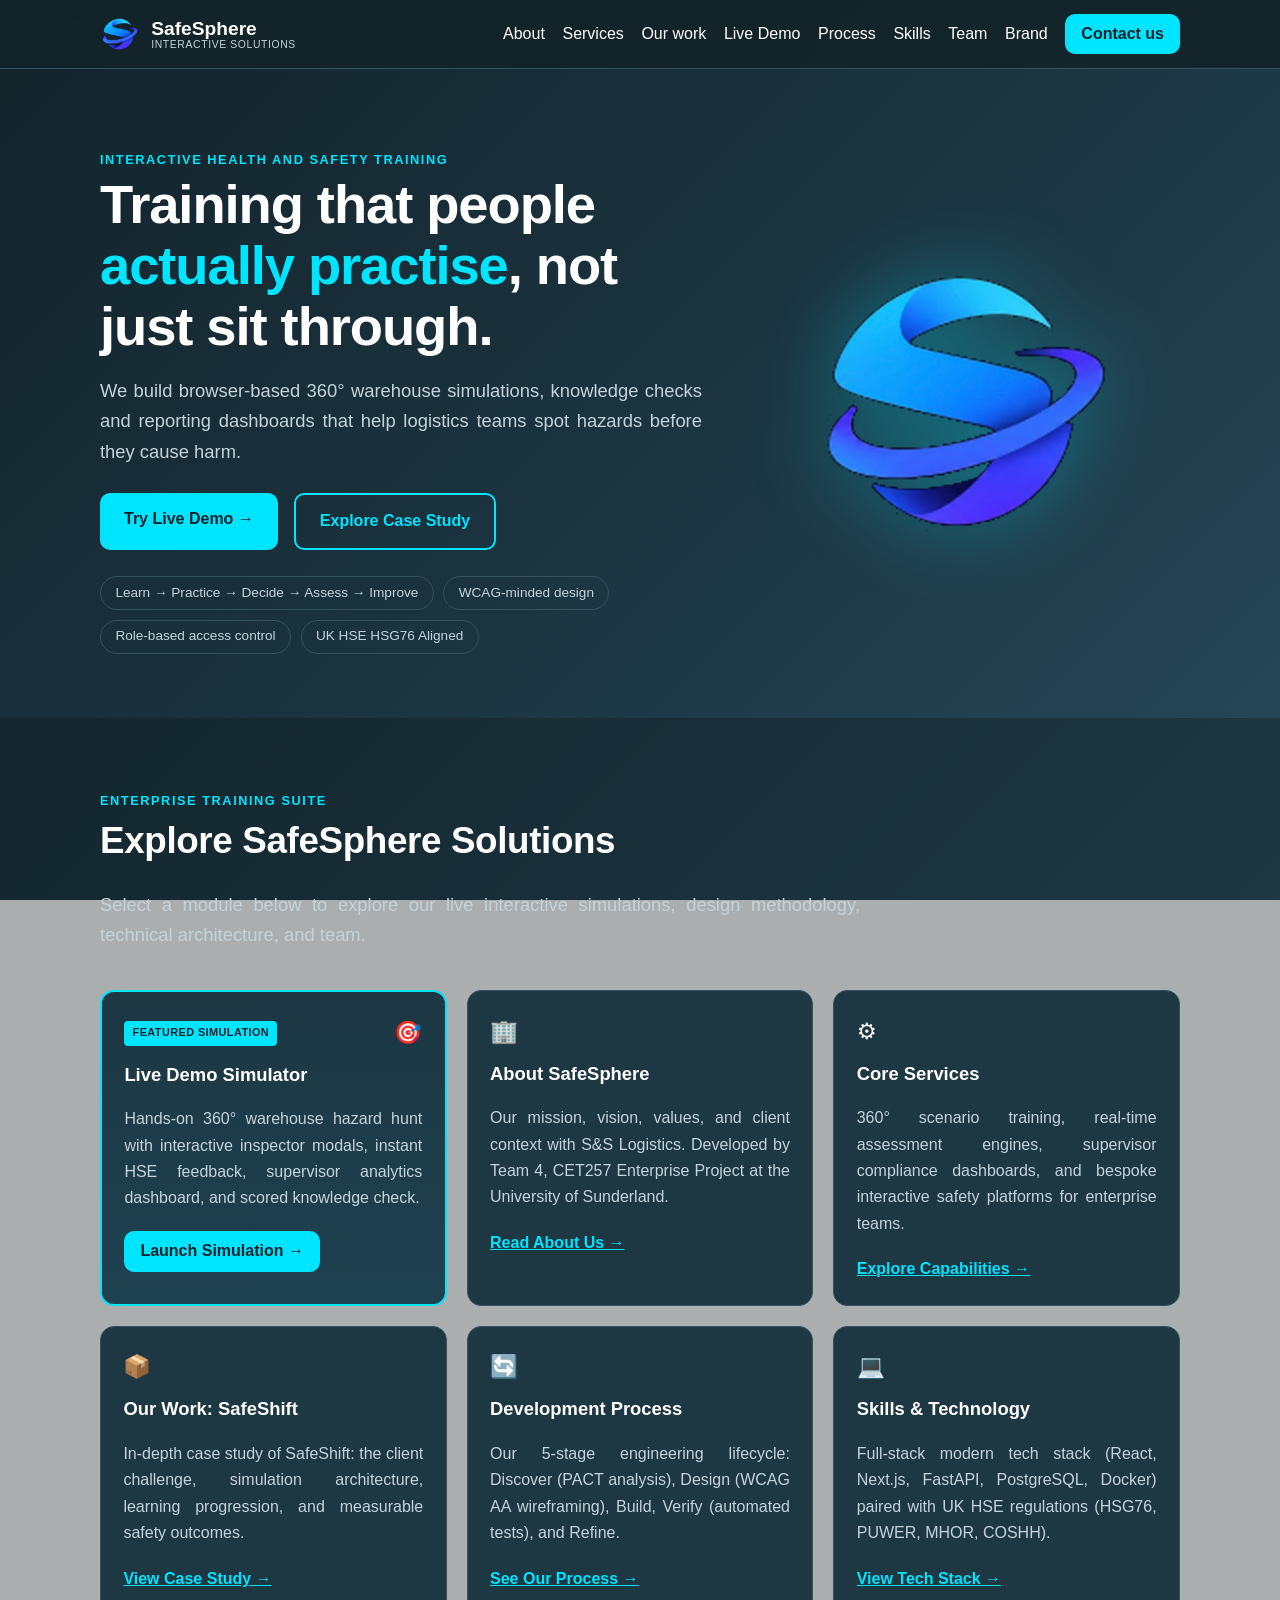
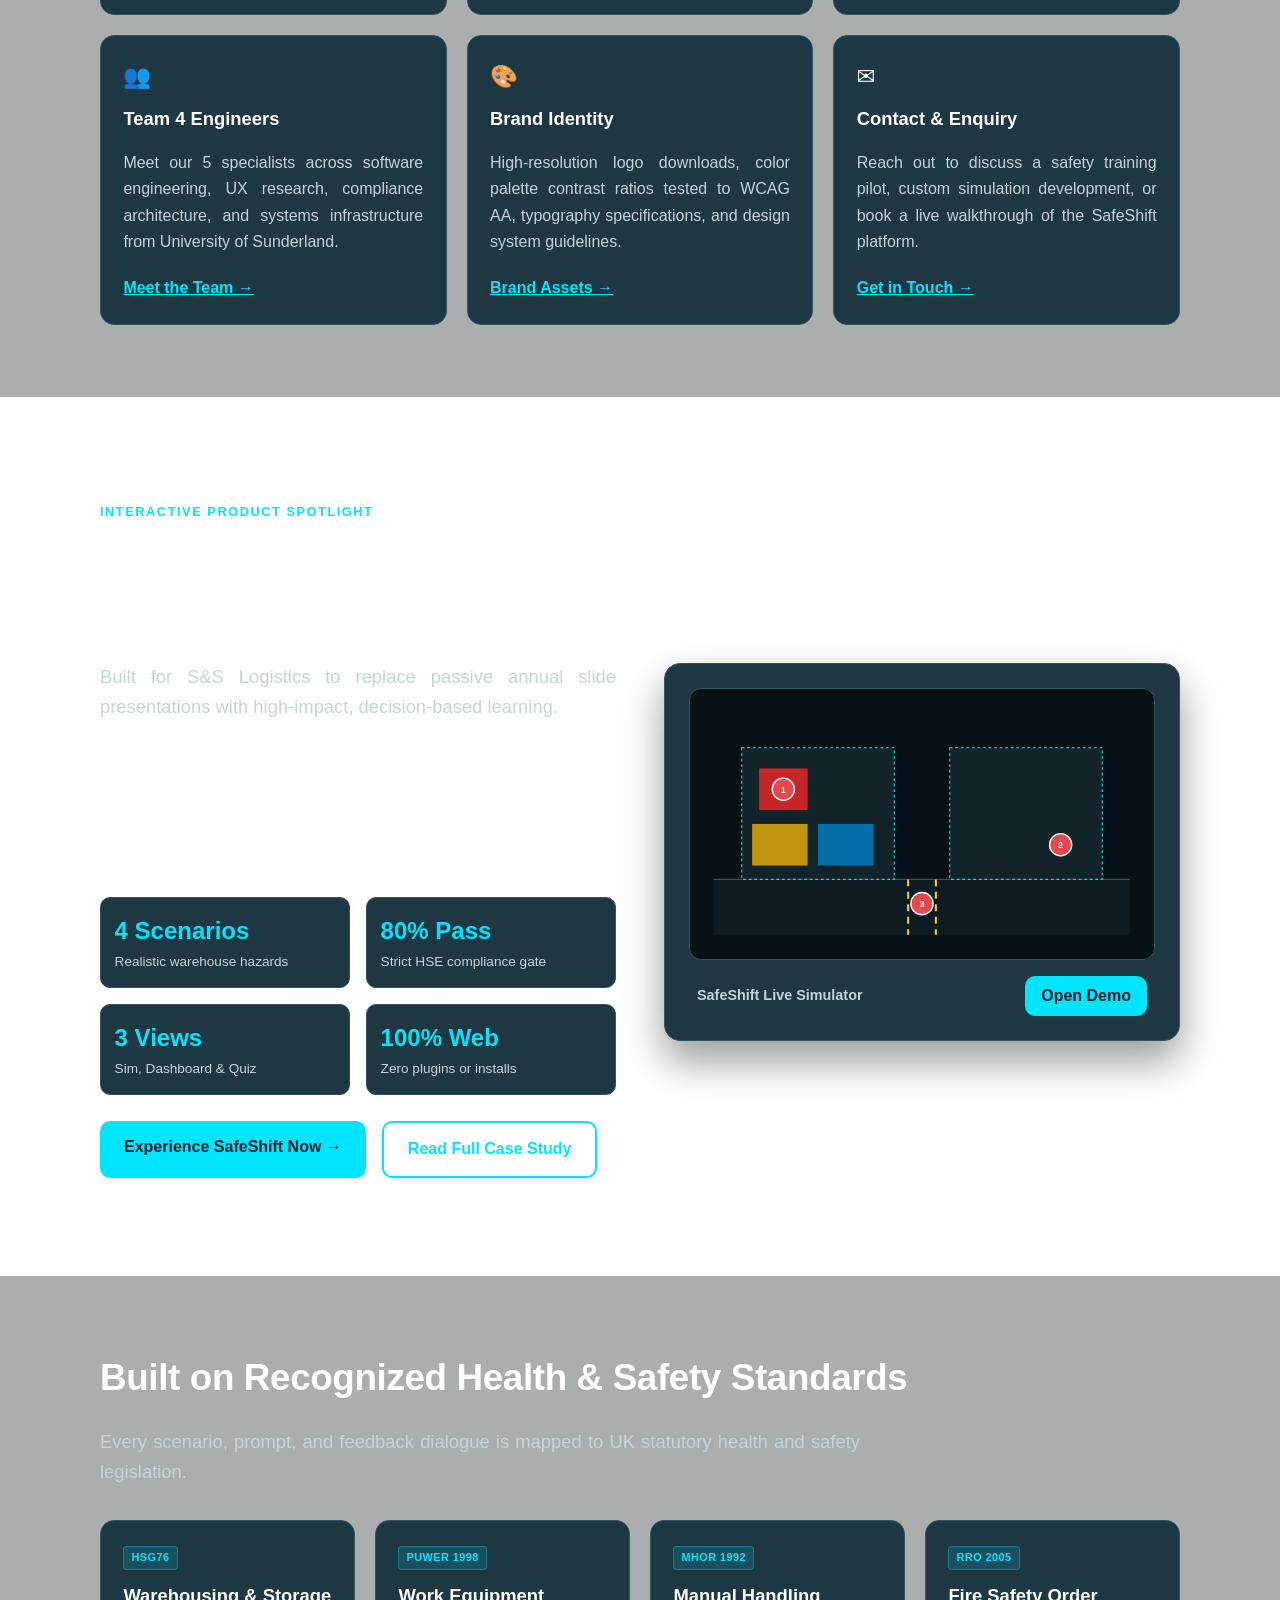
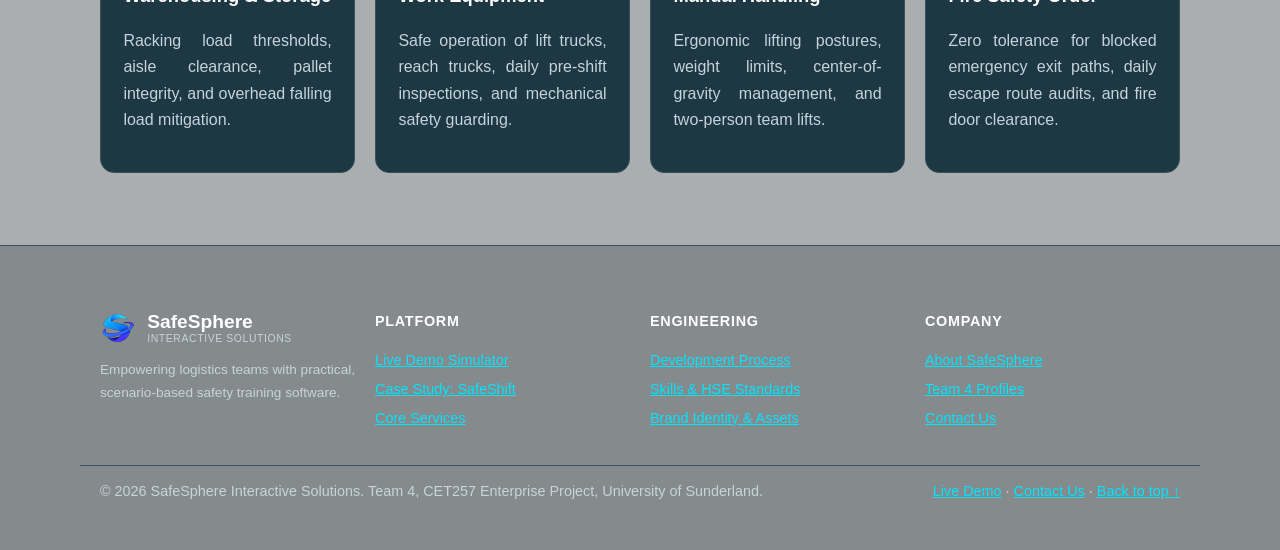
<file: index.html>
<!DOCTYPE html>
<html lang="en-GB">
<head>
  <meta charset="utf-8">
  <meta name="viewport" content="width=device-width, initial-scale=1">
  <title>SafeSphere Interactive Solutions | Interactive Health &amp; Safety Training Software</title>
  <meta name="description" content="SafeSphere Interactive Solutions designs browser-based 360° health and safety training platforms for warehouse and logistics teams. Built with Next.js, FastAPI and PostgreSQL.">
  <meta name="theme-color" content="#13232a">
  <link rel="icon" href="favicon.svg" type="image/svg+xml">
  <link rel="icon" href="favicon.png" type="image/png">
  <link rel="stylesheet" href="styles.css?v=20261014_10">
  <script type="application/ld+json">
  {
    "@context": "https://schema.org",
    "@type": "Organization",
    "name": "SafeSphere Interactive Solutions",
    "url": "http://localhost:3000/",
    "logo": "http://localhost:3000/logo.png",
    "description": "Interactive health and safety training software for warehouse and logistics teams.",
    "sameAs": ["https://linkedin.com", "https://github.com"]
  }
  </script>
</head>
<body>
  <a class="skip" href="#main">Skip to main content</a>

  <header class="site-header">
    <div class="wrap bar">
      <a class="brand" href="index.html" aria-label="SafeSphere Interactive Solutions, home">
        <img src="logo.png" alt="SafeSphere Logo" width="40" height="40">
        <span><strong>SafeSphere</strong><small>Interactive Solutions</small></span>
      </a>
      <button class="menu-btn" aria-expanded="false" aria-controls="nav">Menu</button>
      <nav id="nav" aria-label="Primary">
        <ul>
          <li><a href="about.html">About</a></li>
          <li><a href="services.html">Services</a></li>
          <li><a href="work.html">Our work</a></li>
          <li><a href="demo.html">Live Demo</a></li>
          <li><a href="process.html">Process</a></li>
          <li><a href="skills.html">Skills</a></li>
          <li><a href="team.html">Team</a></li>
          <li><a href="brand.html">Brand</a></li>
          <li><a class="btn btn-sm" href="contact.html">Contact us</a></li>
        </ul>
      </nav>
    </div>
  </header>

  <main id="main">
    <!-- Hero Section -->
    <section class="hero" id="top">
      <div class="wrap hero-grid">
        <div>
          <p class="eyebrow">Interactive health and safety training</p>
          <h1>Training that people <span class="hl">actually practise</span>, not just sit through.</h1>
          <p class="lead">We build browser-based 360° warehouse simulations, knowledge checks and reporting dashboards that help logistics teams spot hazards before they cause harm.</p>
          <div class="actions">
            <a class="btn" href="demo.html">Try Live Demo →</a>
            <a class="btn btn-ghost" href="work.html">Explore Case Study</a>
          </div>
          <ul class="chips" aria-label="Key facts">
            <li>Learn → Practice → Decide → Assess → Improve</li>
            <li>WCAG-minded design</li>
            <li>Role-based access control</li>
            <li>UK HSE HSG76 Aligned</li>
          </ul>
        </div>
        <div class="hero-art" aria-hidden="true">
          <img src="logo.png" alt="SafeSphere 360 Logo" width="320" height="320">
        </div>
      </div>
    </section>

    <!-- Platform Overview Grid -->
    <section class="section alt">
      <div class="wrap">
        <p class="eyebrow">Enterprise Training Suite</p>
        <h2>Explore SafeSphere Solutions</h2>
        <p class="lead narrow">Select a module below to explore our live interactive simulations, design methodology, technical architecture, and team.</p>

        <div class="grid three" style="margin-top:2.5rem;">
          <!-- Live Demo Card -->
          <article class="card" style="border: 2px solid var(--accent); background: linear-gradient(180deg, var(--surface), #1e4150);">
            <div style="display:flex; justify-content:space-between; align-items:center; margin-bottom:.5rem;">
              <span class="hazard-badge" style="background:var(--accent); color:var(--on-accent); font-weight:800;">Featured Simulation</span>
              <span style="font-size:1.4rem;">🎯</span>
            </div>
            <h3><a href="demo.html" style="text-decoration:none; color:inherit;">Live Demo Simulator</a></h3>
            <p>Hands-on 360° warehouse hazard hunt with interactive inspector modals, instant HSE feedback, supervisor analytics dashboard, and scored knowledge check.</p>
            <div style="margin-top:1.2rem;">
              <a class="btn btn-sm" href="demo.html">Launch Simulation →</a>
            </div>
          </article>

          <!-- About Card -->
          <article class="card">
            <div style="font-size:1.4rem; margin-bottom:.5rem;">🏢</div>
            <h3><a href="about.html" style="text-decoration:none; color:inherit;">About SafeSphere</a></h3>
            <p>Our mission, vision, values, and client context with S&amp;S Logistics. Developed by Team 4, CET257 Enterprise Project at the University of Sunderland.</p>
            <div style="margin-top:1.2rem;">
              <a href="about.html" style="font-weight:700;">Read About Us →</a>
            </div>
          </article>

          <!-- Services Card -->
          <article class="card">
            <div style="font-size:1.4rem; margin-bottom:.5rem;">⚙️</div>
            <h3><a href="services.html" style="text-decoration:none; color:inherit;">Core Services</a></h3>
            <p>360° scenario training, real-time assessment engines, supervisor compliance dashboards, and bespoke interactive safety platforms for enterprise teams.</p>
            <div style="margin-top:1.2rem;">
              <a href="services.html" style="font-weight:700;">Explore Capabilities →</a>
            </div>
          </article>

          <!-- Our Work Card -->
          <article class="card">
            <div style="font-size:1.4rem; margin-bottom:.5rem;">📦</div>
            <h3><a href="work.html" style="text-decoration:none; color:inherit;">Our Work: SafeShift</a></h3>
            <p>In-depth case study of SafeShift: the client challenge, simulation architecture, learning progression, and measurable safety outcomes.</p>
            <div style="margin-top:1.2rem;">
              <a href="work.html" style="font-weight:700;">View Case Study →</a>
            </div>
          </article>

          <!-- Process Card -->
          <article class="card">
            <div style="font-size:1.4rem; margin-bottom:.5rem;">🔄</div>
            <h3><a href="process.html" style="text-decoration:none; color:inherit;">Development Process</a></h3>
            <p>Our 5-stage engineering lifecycle: Discover (PACT analysis), Design (WCAG AA wireframing), Build, Verify (automated tests), and Refine.</p>
            <div style="margin-top:1.2rem;">
              <a href="process.html" style="font-weight:700;">See Our Process →</a>
            </div>
          </article>

          <!-- Skills Card -->
          <article class="card">
            <div style="font-size:1.4rem; margin-bottom:.5rem;">💻</div>
            <h3><a href="skills.html" style="text-decoration:none; color:inherit;">Skills &amp; Technology</a></h3>
            <p>Full-stack modern tech stack (React, Next.js, FastAPI, PostgreSQL, Docker) paired with UK HSE regulations (HSG76, PUWER, MHOR, COSHH).</p>
            <div style="margin-top:1.2rem;">
              <a href="skills.html" style="font-weight:700;">View Tech Stack →</a>
            </div>
          </article>

          <!-- Team Card -->
          <article class="card">
            <div style="font-size:1.4rem; margin-bottom:.5rem;">👥</div>
            <h3><a href="team.html" style="text-decoration:none; color:inherit;">Team 4 Engineers</a></h3>
            <p>Meet our 5 specialists across software engineering, UX research, compliance architecture, and systems infrastructure from University of Sunderland.</p>
            <div style="margin-top:1.2rem;">
              <a href="team.html" style="font-weight:700;">Meet the Team →</a>
            </div>
          </article>

          <!-- Brand Card -->
          <article class="card">
            <div style="font-size:1.4rem; margin-bottom:.5rem;">🎨</div>
            <h3><a href="brand.html" style="text-decoration:none; color:inherit;">Brand Identity</a></h3>
            <p>High-resolution logo downloads, color palette contrast ratios tested to WCAG AA, typography specifications, and design system guidelines.</p>
            <div style="margin-top:1.2rem;">
              <a href="brand.html" style="font-weight:700;">Brand Assets →</a>
            </div>
          </article>

          <!-- Contact Card -->
          <article class="card">
            <div style="font-size:1.4rem; margin-bottom:.5rem;">✉️</div>
            <h3><a href="contact.html" style="text-decoration:none; color:inherit;">Contact &amp; Enquiry</a></h3>
            <p>Reach out to discuss a safety training pilot, custom simulation development, or book a live walkthrough of the SafeShift platform.</p>
            <div style="margin-top:1.2rem;">
              <a href="contact.html" style="font-weight:700;">Get in Touch →</a>
            </div>
          </article>
        </div>
      </div>
    </section>

    <!-- SafeShift Featured Showcase -->
    <section class="section">
      <div class="wrap">
        <div class="grid two" style="align-items:center; gap:3rem;">
          <div>
            <p class="eyebrow">Interactive Product Spotlight</p>
            <h2>SafeShift Warehouse Simulation</h2>
            <p class="lead">Built for S&amp;S Logistics to replace passive annual slide presentations with high-impact, decision-based learning.</p>
            <p>Traversing 5 interactive warehouse zones, workers encounter real-life scenarios: unstable pallet stacking, blocked fire escape exits, hazardous lifting postures, and chemical transit spills. Operatives must evaluate risks, select the proper HSE corrective procedure, and receive instantaneous coaching.</p>
            
            <div style="display:grid; grid-template-columns:repeat(2,1fr); gap:1rem; margin:1.5rem 0;">
              <div style="background:var(--surface); padding:.85rem; border-radius:10px; border:1px solid var(--line);">
                <div style="font-size:1.5rem; font-weight:800; color:var(--accent);">4 Scenarios</div>
                <div style="font-size:.85rem; color:var(--muted);">Realistic warehouse hazards</div>
              </div>
              <div style="background:var(--surface); padding:.85rem; border-radius:10px; border:1px solid var(--line);">
                <div style="font-size:1.5rem; font-weight:800; color:var(--accent);">80% Pass</div>
                <div style="font-size:.85rem; color:var(--muted);">Strict HSE compliance gate</div>
              </div>
              <div style="background:var(--surface); padding:.85rem; border-radius:10px; border:1px solid var(--line);">
                <div style="font-size:1.5rem; font-weight:800; color:var(--accent);">3 Views</div>
                <div style="font-size:.85rem; color:var(--muted);">Sim, Dashboard &amp; Quiz</div>
              </div>
              <div style="background:var(--surface); padding:.85rem; border-radius:10px; border:1px solid var(--line);">
                <div style="font-size:1.5rem; font-weight:800; color:var(--accent);">100% Web</div>
                <div style="font-size:.85rem; color:var(--muted);">Zero plugins or installs</div>
              </div>
            </div>

            <div class="actions">
              <a class="btn" href="demo.html">Experience SafeShift Now →</a>
              <a class="btn btn-ghost" href="work.html">Read Full Case Study</a>
            </div>
          </div>

          <div style="background:var(--surface); border:1px solid var(--line); border-radius:16px; padding:1.5rem; text-align:center; box-shadow:0 20px 40px rgba(0,0,0,0.4);">
            <div style="background:#081116; border-radius:12px; padding:1.5rem; border:1px solid var(--line); margin-bottom:1rem;">
              <svg viewBox="0 0 600 320" style="width:100%; height:auto; display:block;" aria-label="SafeShift Simulation Preview">
                <rect width="600" height="320" fill="#081116"/>
                <rect x="0" y="240" width="600" height="80" fill="#0e1b22"/>
                <line x1="0" y1="240" x2="600" y2="240" stroke="#34535f" stroke-width="2"/>
                <!-- Racks -->
                <rect x="40" y="50" width="220" height="190" fill="#13232a" stroke="#00e5ff" stroke-width="1.5" stroke-dasharray="4,4"/>
                <rect x="340" y="50" width="220" height="190" fill="#13232a" stroke="#00e5ff" stroke-width="1.5" stroke-dasharray="4,4"/>
                <!-- Crates -->
                <rect x="55" y="160" width="80" height="60" fill="#eab308" opacity="0.8"/>
                <rect x="150" y="160" width="80" height="60" fill="#0284c7" opacity="0.8"/>
                <rect x="65" y="80" width="70" height="60" fill="#dc2626" opacity="0.9"/>
                <!-- Forklift Path -->
                <line x1="280" y1="240" x2="280" y2="320" stroke="#facc15" stroke-width="3" stroke-dasharray="10,8"/>
                <line x1="320" y1="240" x2="320" y2="320" stroke="#facc15" stroke-width="3" stroke-dasharray="10,8"/>
                <!-- Hotspot markers -->
                <circle cx="100" cy="110" r="16" fill="#e5484d" stroke="#fff" stroke-width="2"/>
                <text x="100" y="115" font-family="Arial" font-size="12" font-weight="bold" fill="#fff" text-anchor="middle">1</text>
                
                <circle cx="500" cy="190" r="16" fill="#e5484d" stroke="#fff" stroke-width="2"/>
                <text x="500" y="195" font-family="Arial" font-size="12" font-weight="bold" fill="#fff" text-anchor="middle">2</text>

                <circle cx="300" cy="275" r="16" fill="#e5484d" stroke="#fff" stroke-width="2"/>
                <text x="300" y="280" font-family="Arial" font-size="12" font-weight="bold" fill="#fff" text-anchor="middle">3</text>
              </svg>
            </div>
            <div style="display:flex; justify-content:space-between; align-items:center; padding:0 .5rem;">
              <span style="font-size:.9rem; color:var(--muted); font-weight:600;">SafeShift Live Simulator</span>
              <a class="btn btn-sm" href="demo.html">Open Demo</a>
            </div>
          </div>
        </div>
      </div>
    </section>

    <!-- Client & Compliance Highlights -->
    <section class="section alt">
      <div class="wrap">
        <h2>Built on Recognized Health &amp; Safety Standards</h2>
        <p class="lead narrow">Every scenario, prompt, and feedback dialogue is mapped to UK statutory health and safety legislation.</p>
        <div class="grid four" style="margin-top:2rem;">
          <article class="card">
            <span class="hazard-badge" style="margin-bottom:.5rem; display:inline-block;">HSG76</span>
            <h3>Warehousing &amp; Storage</h3>
            <p>Racking load thresholds, aisle clearance, pallet integrity, and overhead falling load mitigation.</p>
          </article>
          <article class="card">
            <span class="hazard-badge" style="margin-bottom:.5rem; display:inline-block;">PUWER 1998</span>
            <h3>Work Equipment</h3>
            <p>Safe operation of lift trucks, reach trucks, daily pre-shift inspections, and mechanical safety guarding.</p>
          </article>
          <article class="card">
            <span class="hazard-badge" style="margin-bottom:.5rem; display:inline-block;">MHOR 1992</span>
            <h3>Manual Handling</h3>
            <p>Ergonomic lifting postures, weight limits, center-of-gravity management, and two-person team lifts.</p>
          </article>
          <article class="card">
            <span class="hazard-badge" style="margin-bottom:.5rem; display:inline-block;">RRO 2005</span>
            <h3>Fire Safety Order</h3>
            <p>Zero tolerance for blocked emergency exit paths, daily escape route audits, and fire door clearance.</p>
          </article>
        </div>
      </div>
    </section>
  </main>

  <footer class="site-footer">
    <div class="wrap" style="padding-top:2rem; padding-bottom:2rem; border-bottom:1px solid var(--line);">
      <div class="grid four" style="margin-top:0;">
        <div>
          <a class="brand" href="index.html" style="margin-bottom:.8rem;">
            <img src="logo.png" alt="SafeSphere Logo" width="36" height="36">
            <span><strong>SafeSphere</strong><small>Interactive Solutions</small></span>
          </a>
          <p style="font-size:.85rem; color:var(--muted);">Empowering logistics teams with practical, scenario-based safety training software.</p>
        </div>
        <div>
          <strong style="color:var(--fg); display:block; margin-bottom:.8rem; font-size:.9rem; text-transform:uppercase; letter-spacing:.05em;">Platform</strong>
          <ul style="list-style:none; padding:0; margin:0; line-height:2; font-size:.9rem;">
            <li><a href="demo.html">Live Demo Simulator</a></li>
            <li><a href="work.html">Case Study: SafeShift</a></li>
            <li><a href="services.html">Core Services</a></li>
          </ul>
        </div>
        <div>
          <strong style="color:var(--fg); display:block; margin-bottom:.8rem; font-size:.9rem; text-transform:uppercase; letter-spacing:.05em;">Engineering</strong>
          <ul style="list-style:none; padding:0; margin:0; line-height:2; font-size:.9rem;">
            <li><a href="process.html">Development Process</a></li>
            <li><a href="skills.html">Skills &amp; HSE Standards</a></li>
            <li><a href="brand.html">Brand Identity &amp; Assets</a></li>
          </ul>
        </div>
        <div>
          <strong style="color:var(--fg); display:block; margin-bottom:.8rem; font-size:.9rem; text-transform:uppercase; letter-spacing:.05em;">Company</strong>
          <ul style="list-style:none; padding:0; margin:0; line-height:2; font-size:.9rem;">
            <li><a href="about.html">About SafeSphere</a></li>
            <li><a href="team.html">Team 4 Profiles</a></li>
            <li><a href="contact.html">Contact Us</a></li>
          </ul>
        </div>
      </div>
    </div>
    <div class="wrap foot">
      <p>&copy; <span id="year">2026</span> SafeSphere Interactive Solutions. Team 4, CET257 Enterprise Project, University of Sunderland.</p>
      <p><a href="demo.html">Live Demo</a> · <a href="contact.html">Contact Us</a> · <a href="#top">Back to top ↑</a></p>
    </div>
  </footer>

  <script src="script.js?v=20261014_06"></script>
</body>
</html>
</file>
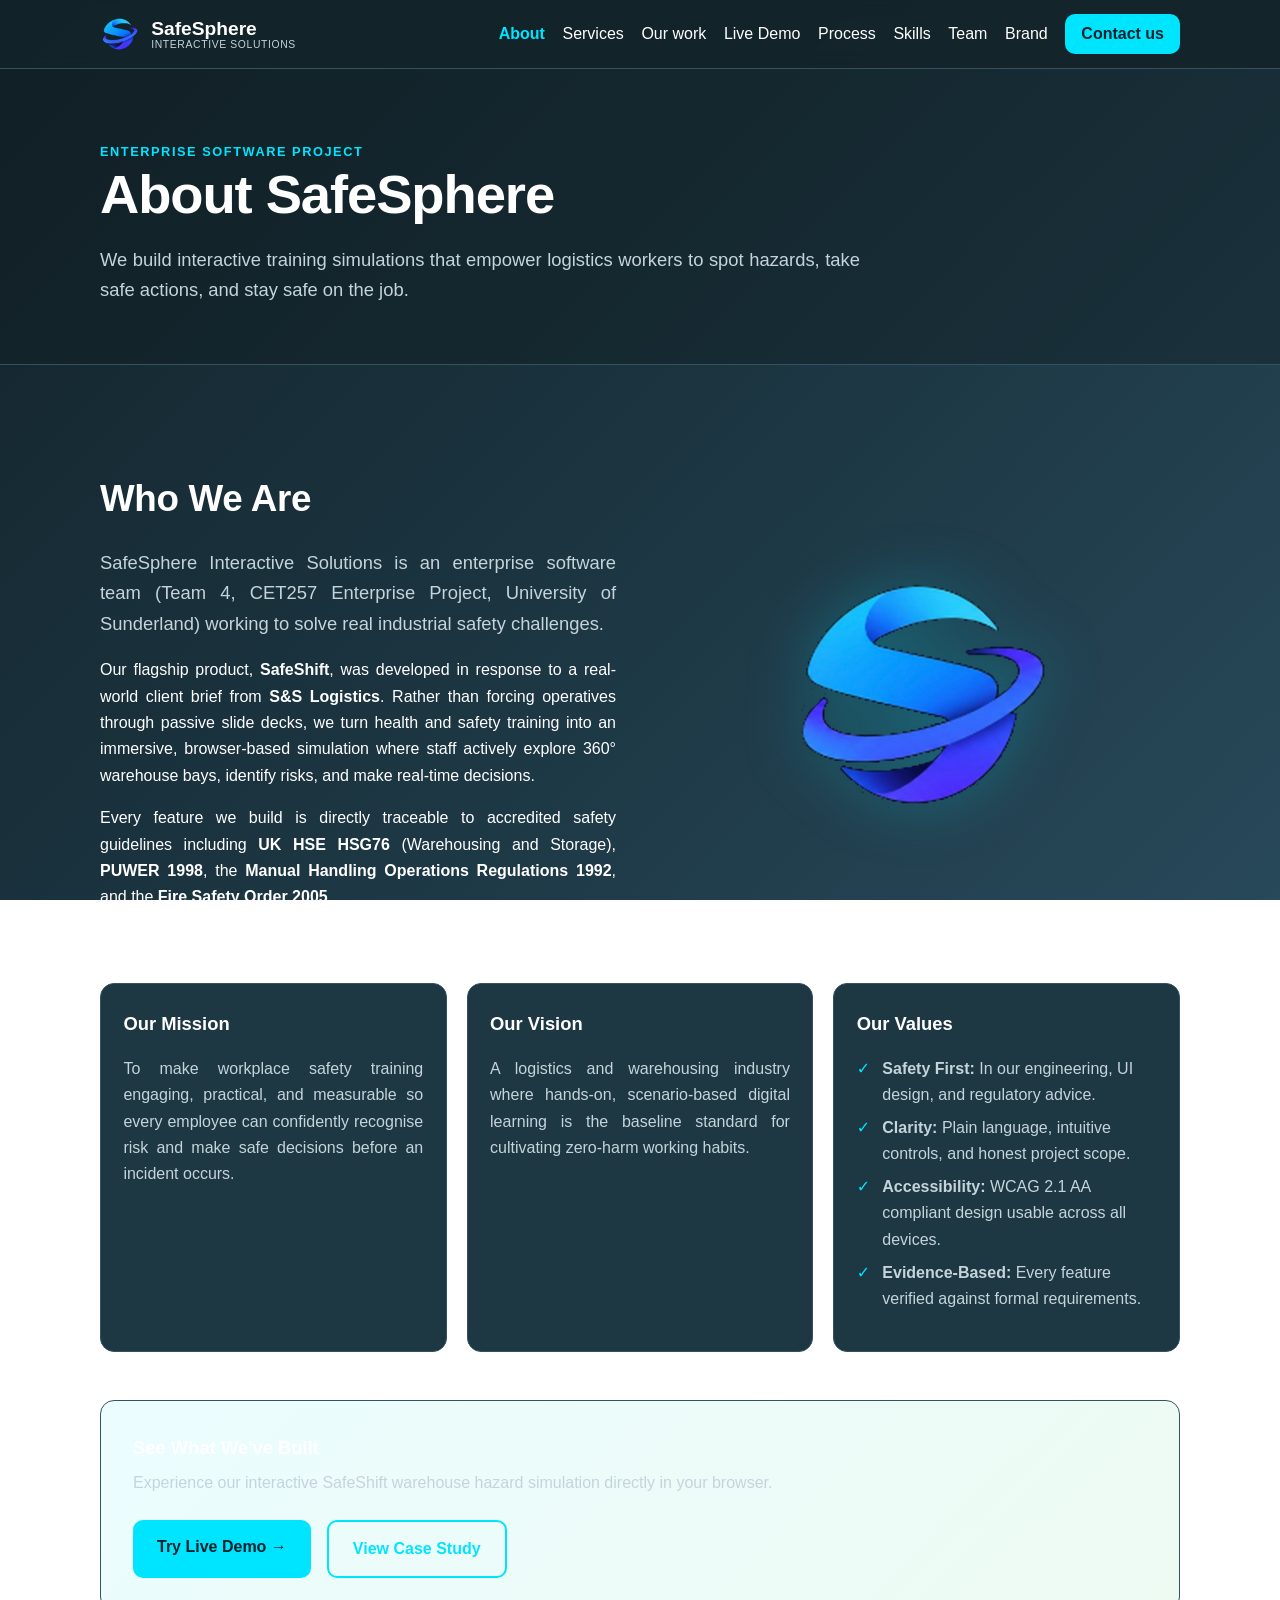
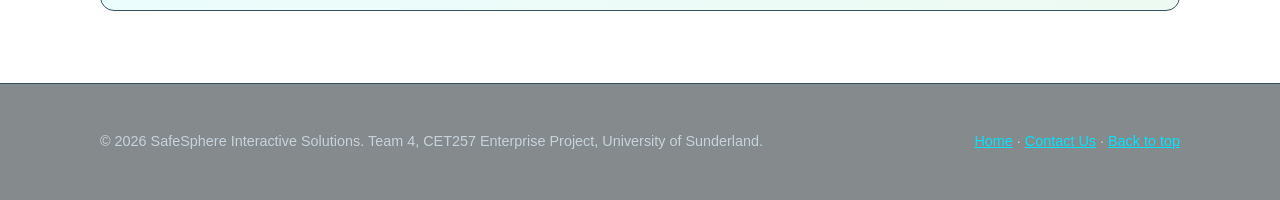
<file: about.html>
<!DOCTYPE html>
<html lang="en">
<head>
  <meta charset="utf-8">
  <meta name="viewport" content="width=device-width, initial-scale=1">
  <title>About Us · SafeSphere Interactive Solutions</title>
  <meta name="description" content="SafeSphere Interactive Solutions is a student software engineering team at the University of Sunderland building practical, browser-based safety training software.">
  <link rel="icon" type="image/svg+xml" href="favicon.svg">
  <link rel="icon" type="image/png" href="favicon.png">
  <link rel="stylesheet" href="styles.css?v=20261014_10">
</head>
<body>
  <a class="skip" href="#main">Skip to main content</a>

  <header class="site-header">
    <div class="wrap bar">
      <a class="brand" href="index.html" aria-label="SafeSphere Interactive Solutions, home">
        <img src="logo.png" alt="SafeSphere Logo" width="40" height="40">
        <span><strong>SafeSphere</strong><small>Interactive Solutions</small></span>
      </a>
      <button class="menu-btn" aria-expanded="false" aria-controls="nav">Menu</button>
      <nav id="nav" aria-label="Primary">
        <ul>
          <li><a href="about.html" class="active" aria-current="page">About</a></li>
          <li><a href="services.html">Services</a></li>
          <li><a href="work.html">Our work</a></li>
          <li><a href="demo.html">Live Demo</a></li>
          <li><a href="process.html">Process</a></li>
          <li><a href="skills.html">Skills</a></li>
          <li><a href="team.html">Team</a></li>
          <li><a href="brand.html">Brand</a></li>
          <li><a class="btn btn-sm" href="contact.html">Contact us</a></li>
        </ul>
      </nav>
    </div>
  </header>

  <main id="main">
    <div class="page-hero">
      <div class="wrap">
        <p class="eyebrow">Enterprise Software Project</p>
        <h1>About SafeSphere</h1>
        <p class="lead narrow">We build interactive training simulations that empower logistics workers to spot hazards, take safe actions, and stay safe on the job.</p>
      </div>
    </div>

    <section class="section">
      <div class="wrap">
        <div class="grid two" style="align-items:center;gap:3rem;">
          <div>
            <h2>Who We Are</h2>
            <p class="lead">SafeSphere Interactive Solutions is an enterprise software team (Team 4, CET257 Enterprise Project, University of Sunderland) working to solve real industrial safety challenges.</p>
            <p>Our flagship product, <strong>SafeShift</strong>, was developed in response to a real-world client brief from <strong>S&amp;S Logistics</strong>. Rather than forcing operatives through passive slide decks, we turn health and safety training into an immersive, browser-based simulation where staff actively explore 360° warehouse bays, identify risks, and make real-time decisions.</p>
            <p>Every feature we build is directly traceable to accredited safety guidelines including <strong>UK HSE HSG76</strong> (Warehousing and Storage), <strong>PUWER 1998</strong>, the <strong>Manual Handling Operations Regulations 1992</strong>, and the <strong>Fire Safety Order 2005</strong>.</p>
          </div>
          <div style="text-align:center;">
            <img src="logo.png" alt="SafeSphere 360 Logo" width="280" height="280" style="filter:drop-shadow(0 0 30px rgba(0,229,255,0.25));">
          </div>
        </div>

        <div class="grid three" style="margin-top:3.5rem;">
          <article class="card">
            <h3>Our Mission</h3>
            <p>To make workplace safety training engaging, practical, and measurable so every employee can confidently recognise risk and make safe decisions before an incident occurs.</p>
          </article>
          <article class="card">
            <h3>Our Vision</h3>
            <p>A logistics and warehousing industry where hands-on, scenario-based digital learning is the baseline standard for cultivating zero-harm working habits.</p>
          </article>
          <article class="card">
            <h3>Our Values</h3>
            <ul class="tick">
              <li><strong>Safety First:</strong> In our engineering, UI design, and regulatory advice.</li>
              <li><strong>Clarity:</strong> Plain language, intuitive controls, and honest project scope.</li>
              <li><strong>Accessibility:</strong> WCAG 2.1 AA compliant design usable across all devices.</li>
              <li><strong>Evidence-Based:</strong> Every feature verified against formal requirements.</li>
            </ul>
          </article>
        </div>

        <div class="card" style="margin-top:3rem;padding:2rem;background:linear-gradient(135deg,rgba(0,229,255,0.08),rgba(34,197,94,0.08));border:1.5px solid var(--line);">
          <div style="display:flex;justify-content:space-between;align-items:center;flex-wrap:wrap;gap:1.5rem;">
            <div>
              <h3 style="margin:0 0 .4rem;">See What We've Built</h3>
              <p style="margin:0;color:var(--muted);">Experience our interactive SafeShift warehouse hazard simulation directly in your browser.</p>
            </div>
            <div style="display:flex;gap:1rem;">
              <a href="demo.html" class="btn">Try Live Demo &rarr;</a>
              <a href="work.html" class="btn btn-ghost">View Case Study</a>
            </div>
          </div>
        </div>
      </div>
    </section>
  </main>

  <footer class="site-footer">
    <div class="wrap foot">
      <p>&copy; <span id="year">2026</span> SafeSphere Interactive Solutions. Team 4, CET257 Enterprise Project, University of Sunderland.</p>
      <p><a href="index.html">Home</a> · <a href="contact.html">Contact Us</a> · <a href="#top">Back to top</a></p>
    </div>
  </footer>

  <script src="script.js?v=20261014_06"></script>
</body>
</html>
</file>
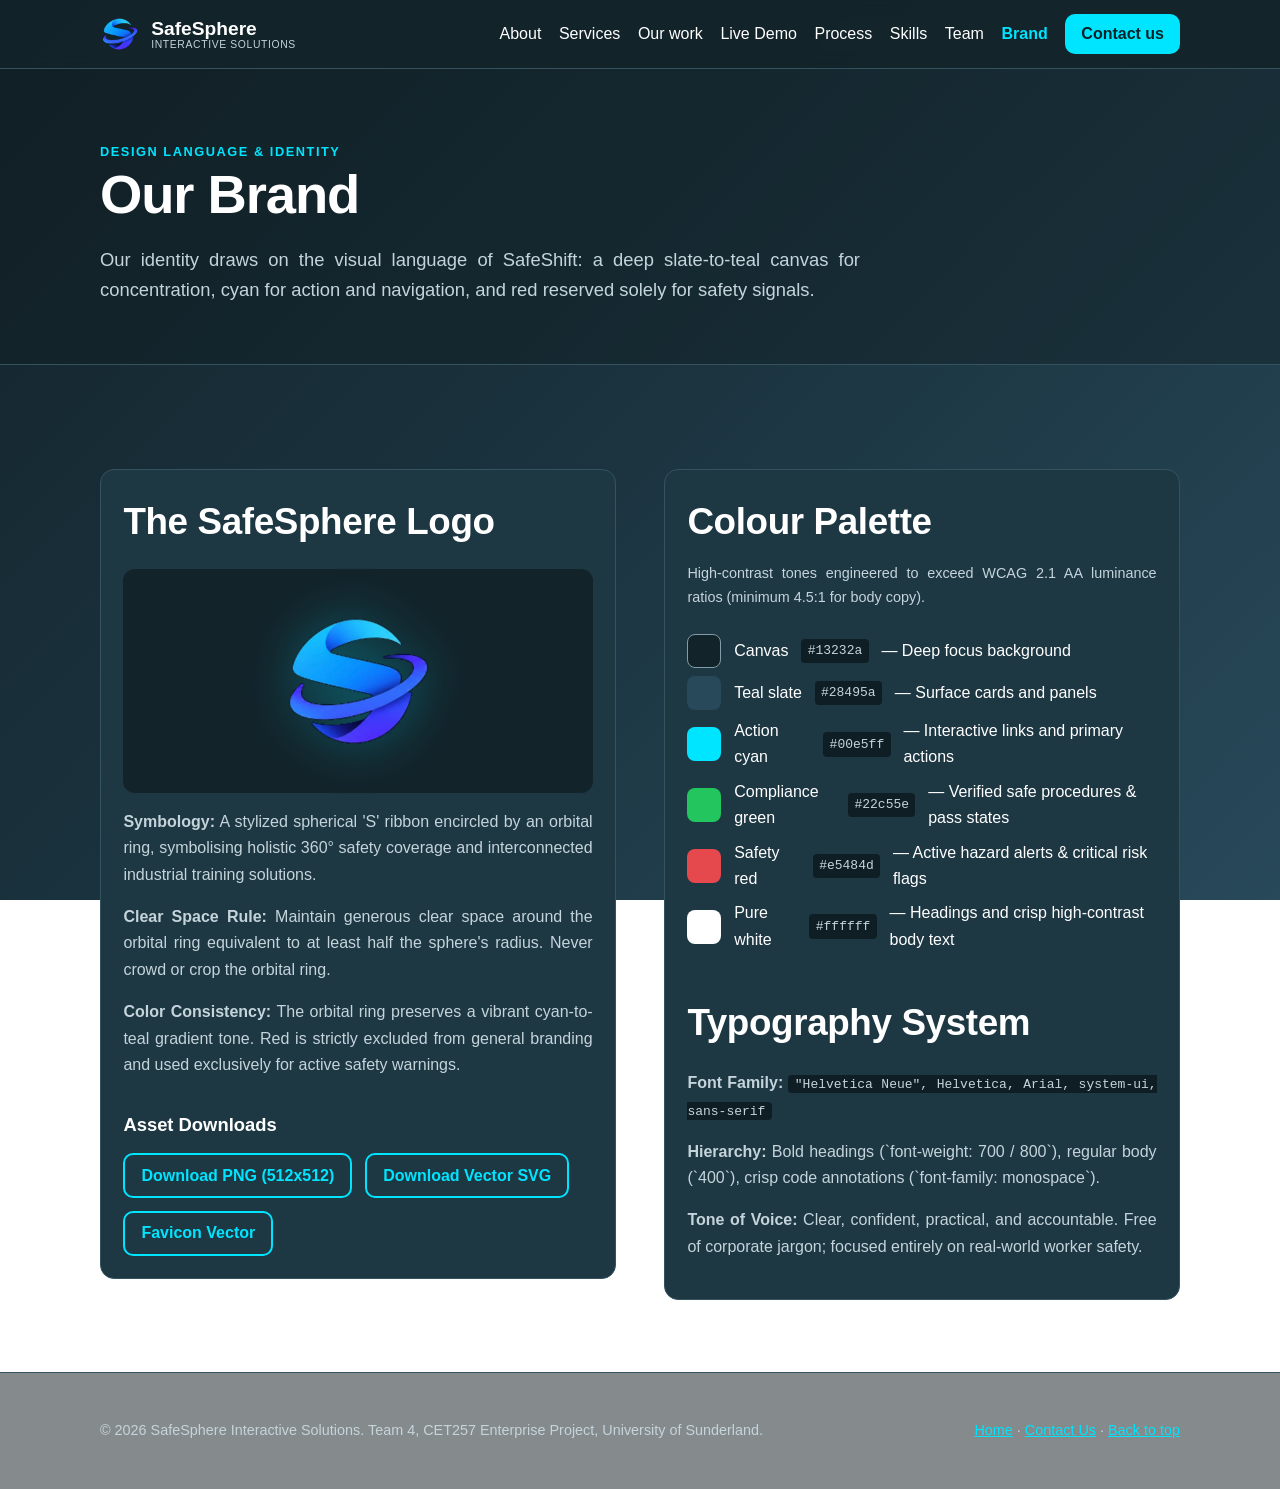
<file: brand.html>
<!DOCTYPE html>
<html lang="en">
<head>
  <meta charset="utf-8">
  <meta name="viewport" content="width=device-width, initial-scale=1">
  <title>Brand Identity &amp; Assets · SafeSphere</title>
  <meta name="description" content="SafeSphere brand guidelines: official logo, colour palette, typography hierarchy, and visual design language.">
  <link rel="icon" type="image/svg+xml" href="favicon.svg">
  <link rel="icon" type="image/png" href="favicon.png">
  <link rel="stylesheet" href="styles.css?v=20261014_10">
</head>
<body>
  <a class="skip" href="#main">Skip to main content</a>

  <header class="site-header">
    <div class="wrap bar">
      <a class="brand" href="index.html" aria-label="SafeSphere Interactive Solutions, home">
        <img src="logo.png" alt="SafeSphere Logo" width="40" height="40">
        <span><strong>SafeSphere</strong><small>Interactive Solutions</small></span>
      </a>
      <button class="menu-btn" aria-expanded="false" aria-controls="nav">Menu</button>
      <nav id="nav" aria-label="Primary">
        <ul>
          <li><a href="about.html">About</a></li>
          <li><a href="services.html">Services</a></li>
          <li><a href="work.html">Our work</a></li>
          <li><a href="demo.html">Live Demo</a></li>
          <li><a href="process.html">Process</a></li>
          <li><a href="skills.html">Skills</a></li>
          <li><a href="team.html">Team</a></li>
          <li><a href="brand.html" class="active" aria-current="page">Brand</a></li>
          <li><a class="btn btn-sm" href="contact.html">Contact us</a></li>
        </ul>
      </nav>
    </div>
  </header>

  <main id="main">
    <div class="page-hero">
      <div class="wrap">
        <p class="eyebrow">Design Language &amp; Identity</p>
        <h1>Our Brand</h1>
        <p class="lead narrow">Our identity draws on the visual language of SafeShift: a deep slate-to-teal canvas for concentration, cyan for action and navigation, and red reserved solely for safety signals.</p>
      </div>
    </div>

    <section class="section">
      <div class="wrap">
        <div class="grid two" style="align-items:start;gap:3rem;">
          <article class="card">
            <h2>The SafeSphere Logo</h2>
            <div class="logo-demo" style="text-align:center;padding:2rem 0;">
              <img src="logo.png" alt="SafeSphere logo: a stylized spherical S ribbon encircled by an orbital ring" width="160" height="160" style="filter:drop-shadow(0 0 25px rgba(0,229,255,0.3));">
            </div>
            <p><strong>Symbology:</strong> A stylized spherical 'S' ribbon encircled by an orbital ring, symbolising holistic 360° safety coverage and interconnected industrial training solutions.</p>
            <p><strong>Clear Space Rule:</strong> Maintain generous clear space around the orbital ring equivalent to at least half the sphere's radius. Never crowd or crop the orbital ring.</p>
            <p><strong>Color Consistency:</strong> The orbital ring preserves a vibrant cyan-to-teal gradient tone. Red is strictly excluded from general branding and used exclusively for active safety warnings.</p>
            
            <h3 style="margin-top:2rem;">Asset Downloads</h3>
            <div style="display:flex;gap:.8rem;flex-wrap:wrap;margin-top:.8rem;">
              <a href="logo.png" download class="btn btn-ghost btn-sm">Download PNG (512x512)</a>
              <a href="logo.svg" download class="btn btn-ghost btn-sm">Download Vector SVG</a>
              <a href="favicon.svg" download class="btn btn-ghost btn-sm">Favicon Vector</a>
            </div>
          </article>

          <article class="card">
            <h2>Colour Palette</h2>
            <p class="note" style="margin-top:-.4rem;">High-contrast tones engineered to exceed WCAG 2.1 AA luminance ratios (minimum 4.5:1 for body copy).</p>
            <ul class="swatches" style="margin:1.5rem 0;">
              <li><span style="background:#13232a;border:1px solid #7f9ca8"></span>Canvas <code>#13232a</code> — Deep focus background</li>
              <li><span style="background:#28495a"></span>Teal slate <code>#28495a</code> — Surface cards and panels</li>
              <li><span style="background:#00e5ff"></span>Action cyan <code>#00e5ff</code> — Interactive links and primary actions</li>
              <li><span style="background:#22c55e"></span>Compliance green <code>#22c55e</code> — Verified safe procedures &amp; pass states</li>
              <li><span style="background:#e5484d"></span>Safety red <code>#e5484d</code> — Active hazard alerts &amp; critical risk flags</li>
              <li><span style="background:#ffffff"></span>Pure white <code>#ffffff</code> — Headings and crisp high-contrast body text</li>
            </ul>

            <h2 style="margin-top:2.5rem;">Typography System</h2>
            <p><strong>Font Family:</strong> <code>"Helvetica Neue", Helvetica, Arial, system-ui, sans-serif</code></p>
            <p><strong>Hierarchy:</strong> Bold headings (`font-weight: 700 / 800`), regular body (`400`), crisp code annotations (`font-family: monospace`).</p>
            <p><strong>Tone of Voice:</strong> Clear, confident, practical, and accountable. Free of corporate jargon; focused entirely on real-world worker safety.</p>
          </article>
        </div>
      </div>
    </section>
  </main>

  <footer class="site-footer">
    <div class="wrap foot">
      <p>&copy; <span id="year">2026</span> SafeSphere Interactive Solutions. Team 4, CET257 Enterprise Project, University of Sunderland.</p>
      <p><a href="index.html">Home</a> · <a href="contact.html">Contact Us</a> · <a href="#top">Back to top</a></p>
    </div>
  </footer>

  <script src="script.js?v=20261014_06"></script>
</body>
</html>
</file>
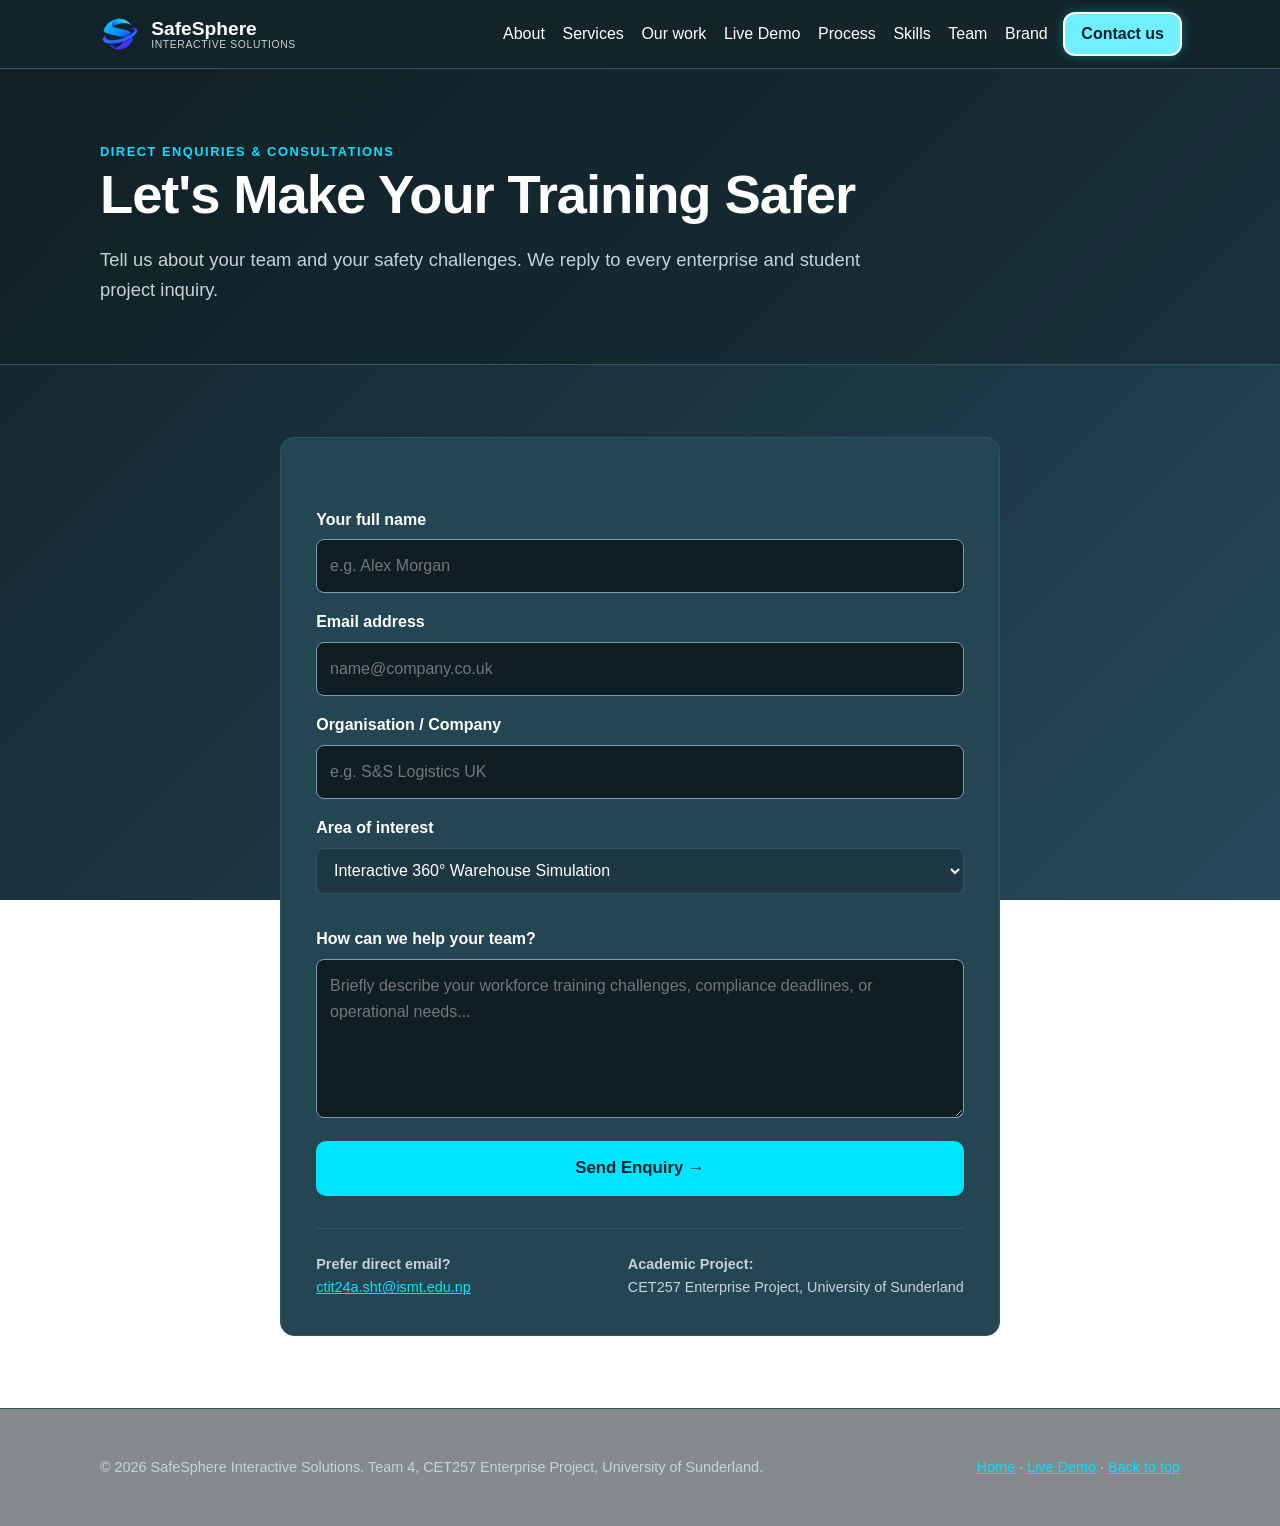
<file: contact.html>
<!DOCTYPE html>
<html lang="en">
<head>
  <meta charset="utf-8">
  <meta name="viewport" content="width=device-width, initial-scale=1">
  <title>Contact Us · SafeSphere Interactive Solutions</title>
  <meta name="description" content="Get in touch with SafeSphere Interactive Solutions (Team 4, University of Sunderland) to discuss interactive health and safety training for your workforce.">
  <link rel="icon" type="image/svg+xml" href="favicon.svg">
  <link rel="icon" type="image/png" href="favicon.png">
  <link rel="stylesheet" href="styles.css?v=20261014_10">
</head>
<body>
  <a class="skip" href="#main">Skip to main content</a>

  <header class="site-header">
    <div class="wrap bar">
      <a class="brand" href="index.html" aria-label="SafeSphere Interactive Solutions, home">
        <img src="logo.png" alt="SafeSphere Logo" width="40" height="40">
        <span><strong>SafeSphere</strong><small>Interactive Solutions</small></span>
      </a>
      <button class="menu-btn" aria-expanded="false" aria-controls="nav">Menu</button>
      <nav id="nav" aria-label="Primary">
        <ul>
          <li><a href="about.html">About</a></li>
          <li><a href="services.html">Services</a></li>
          <li><a href="work.html">Our work</a></li>
          <li><a href="demo.html">Live Demo</a></li>
          <li><a href="process.html">Process</a></li>
          <li><a href="skills.html">Skills</a></li>
          <li><a href="team.html">Team</a></li>
          <li><a href="brand.html">Brand</a></li>
          <li><a class="btn btn-sm active" href="contact.html" aria-current="page">Contact us</a></li>
        </ul>
      </nav>
    </div>
  </header>

  <main id="main">
    <div class="page-hero">
      <div class="wrap">
        <p class="eyebrow">Direct Enquiries &amp; Consultations</p>
        <h1>Let's Make Your Training Safer</h1>
        <p class="lead narrow">Tell us about your team and your safety challenges. We reply to every enterprise and student project inquiry.</p>
      </div>
    </div>

    <section class="section">
      <div class="wrap narrow">
        <div class="card" style="padding:2.2rem;background:var(--raised);border:1.5px solid var(--line);">
          <form id="contact-form" action="mailto:ctit24a.sht@ismt.edu.np" method="post" enctype="text/plain" class="form" onsubmit="alert('Thank you for your enquiry. SafeSphere Team 4 will review your message.');">
            <label for="name">Your full name</label>
            <input id="name" name="name" autocomplete="name" required placeholder="e.g. Alex Morgan">

            <label for="email">Email address</label>
            <input id="email" name="email" type="email" autocomplete="email" required placeholder="name@company.co.uk">

            <label for="org">Organisation / Company</label>
            <input id="org" name="organisation" placeholder="e.g. S&S Logistics UK">

            <label for="interest">Area of interest</label>
            <select id="interest" name="interest" style="width:100%;padding:.8rem;border-radius:8px;background:var(--surface);border:1px solid var(--line);color:var(--fg);font:inherit;margin-bottom:1rem;">
              <option value="360-demo">Interactive 360° Warehouse Simulation</option>
              <option value="trainer-analytics">Trainer Reporting &amp; Audit Dashboards</option>
              <option value="custom-module">Custom Health &amp; Safety Module Development</option>
              <option value="student-enterprise">University Enterprise Collaboration</option>
            </select>

            <label for="msg">How can we help your team?</label>
            <textarea id="msg" name="message" rows="5" required placeholder="Briefly describe your workforce training challenges, compliance deadlines, or operational needs..."></textarea>

            <button class="btn" type="submit" style="width:100%;margin-top:1rem;font-size:1.05rem;">Send Enquiry &rarr;</button>
          </form>

          <div style="margin-top:2rem;padding-top:1.5rem;border-top:1px solid var(--line);display:flex;justify-content:space-between;align-items:center;flex-wrap:wrap;gap:1rem;font-size:.9rem;color:var(--muted);">
            <div>
              <strong>Prefer direct email?</strong><br>
              <a href="mailto:ctit24a.sht@ismt.edu.np">ctit24a.sht@ismt.edu.np</a>
            </div>
            <div>
              <strong>Academic Project:</strong><br>
              <span>CET257 Enterprise Project, University of Sunderland</span>
            </div>
          </div>
        </div>
      </div>
    </section>
  </main>

  <footer class="site-footer">
    <div class="wrap foot">
      <p>&copy; <span id="year">2026</span> SafeSphere Interactive Solutions. Team 4, CET257 Enterprise Project, University of Sunderland.</p>
      <p><a href="index.html">Home</a> · <a href="demo.html">Live Demo</a> · <a href="#top">Back to top</a></p>
    </div>
  </footer>

  <script src="script.js?v=20261014_06"></script>
</body>
</html>
</file>
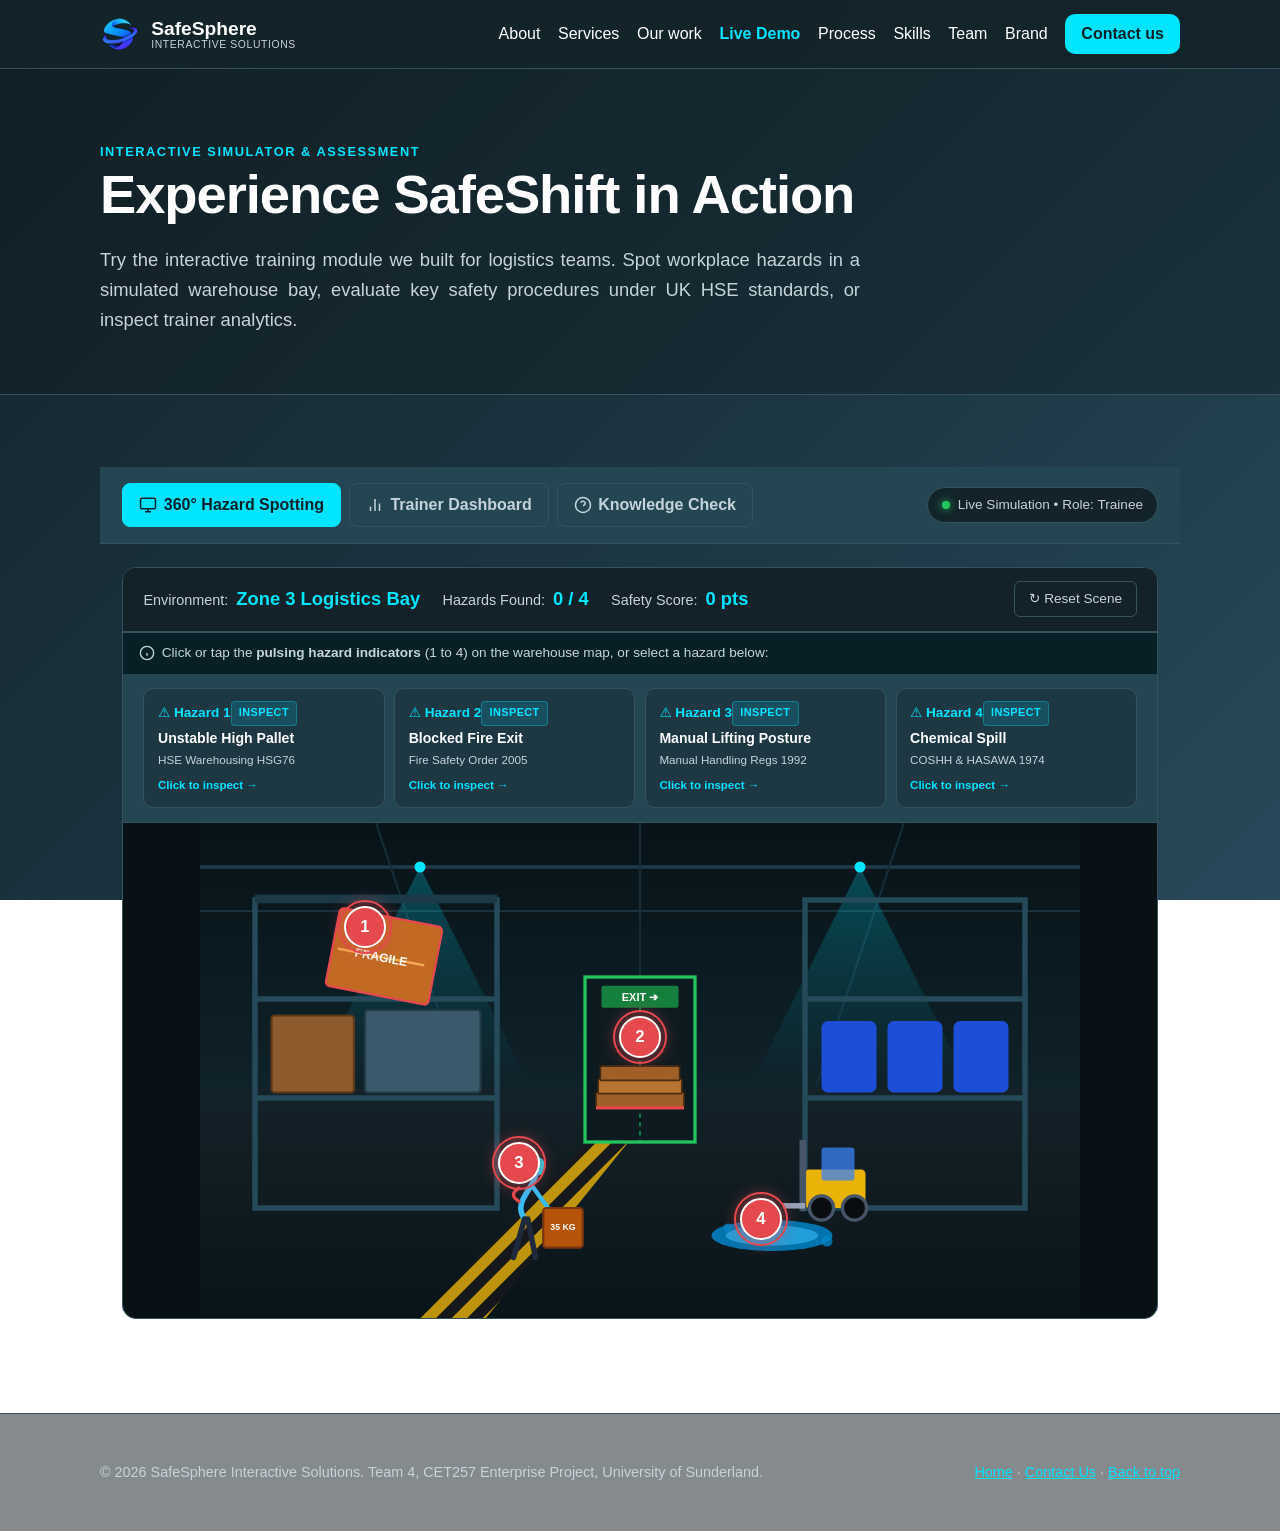
<file: demo.html>
<!DOCTYPE html>
<html lang="en">
<head>
  <meta charset="utf-8">
  <meta name="viewport" content="width=device-width, initial-scale=1">
  <title>Live Demo · SafeShift 360° Simulation · SafeSphere</title>
  <meta name="description" content="Experience SafeShift interactive 360° warehouse safety training simulator, supervisor analytics dashboard, and HSE knowledge check assessment.">
  <link rel="icon" type="image/svg+xml" href="favicon.svg">
  <link rel="icon" type="image/png" href="favicon.png">
  <link rel="stylesheet" href="styles.css?v=20261014_10">
</head>
<body>
  <a class="skip" href="#main">Skip to main content</a>

  <header class="site-header">
    <div class="wrap bar">
      <a class="brand" href="index.html" aria-label="SafeSphere Interactive Solutions, home">
        <img src="logo.png" alt="SafeSphere Logo" width="40" height="40">
        <span><strong>SafeSphere</strong><small>Interactive Solutions</small></span>
      </a>
      <button class="menu-btn" aria-expanded="false" aria-controls="nav">Menu</button>
      <nav id="nav" aria-label="Primary">
        <ul>
          <li><a href="about.html">About</a></li>
          <li><a href="services.html">Services</a></li>
          <li><a href="work.html">Our work</a></li>
          <li><a href="demo.html" class="active" aria-current="page">Live Demo</a></li>
          <li><a href="process.html">Process</a></li>
          <li><a href="skills.html">Skills</a></li>
          <li><a href="team.html">Team</a></li>
          <li><a href="brand.html">Brand</a></li>
          <li><a class="btn btn-sm" href="contact.html">Contact us</a></li>
        </ul>
      </nav>
    </div>
  </header>

  <main id="main">
    <div class="page-hero">
      <div class="wrap">
        <p class="eyebrow">Interactive Simulator &amp; Assessment</p>
        <h1>Experience SafeShift in Action</h1>
        <p class="lead narrow">Try the interactive training module we built for logistics teams. Spot workplace hazards in a simulated warehouse bay, evaluate key safety procedures under UK HSE standards, or inspect trainer analytics.</p>
      </div>
    </div>

    <section id="demo" class="section">
      <div class="wrap">
        <div class="demo-container">
          <div class="demo-header-bar">
            <div class="demo-tabs" role="tablist" aria-label="SafeShift Mode Selector">
              <button class="demo-tab-btn active" role="tab" aria-selected="true" data-tab="sim" onclick="window.switchTab('sim')">
                <svg width="18" height="18" viewBox="0 0 24 24" fill="none" stroke="currentColor" stroke-width="2" aria-hidden="true"><rect x="2" y="3" width="20" height="14" rx="2"/><line x1="8" y1="21" x2="16" y2="21"/><line x1="12" y1="17" x2="12" y2="21"/></svg>
                <span>360° Hazard Spotting</span>
              </button>
              <button class="demo-tab-btn" role="tab" aria-selected="false" data-tab="dash" onclick="window.switchTab('dash')">
                <svg width="18" height="18" viewBox="0 0 24 24" fill="none" stroke="currentColor" stroke-width="2" aria-hidden="true"><line x1="18" y1="20" x2="18" y2="10"/><line x1="12" y1="20" x2="12" y2="4"/><line x1="6" y1="20" x2="6" y2="14"/></svg>
                <span>Trainer Dashboard</span>
              </button>
              <button class="demo-tab-btn" role="tab" aria-selected="false" data-tab="quiz" onclick="window.switchTab('quiz')">
                <svg width="18" height="18" viewBox="0 0 24 24" fill="none" stroke="currentColor" stroke-width="2" aria-hidden="true"><circle cx="12" cy="12" r="10"/><path d="M9.09 9a3 3 0 0 1 5.83 1c0 2-3 3-3 3"/><line x1="12" y1="17" x2="12.01" y2="17"/></svg>
                <span>Knowledge Check</span>
              </button>
            </div>
            <div class="demo-status-pill" id="demo-role-status" aria-live="polite">
              <span class="demo-status-dot"></span> Live Simulation • Role: Trainee
            </div>
          </div>

          <div class="demo-content-area">
            <!-- TAB 1: 360 Hazard Simulator -->
            <div id="demo-sim-view" class="demo-view active">
              <div class="sim-viewport">
                <div class="sim-hud">
                  <div class="sim-metrics">
                    <span class="sim-metric-item">Environment: <strong>Zone 3 Logistics Bay</strong></span>
                    <span class="sim-metric-item">Hazards Found: <strong id="hazard-count">0 / 4</strong></span>
                    <span class="sim-metric-item">Safety Score: <strong id="hazard-score">0 pts</strong></span>
                  </div>
                  <button id="sim-reset" class="sim-reset-btn" type="button" aria-label="Reset Hazard Spotting Simulator" onclick="window.resetSim()">
                    ↻ Reset Scene
                  </button>
                </div>

                <div class="sim-hint">
                  <svg width="16" height="16" viewBox="0 0 24 24" fill="none" stroke="currentColor" stroke-width="2" aria-hidden="true"><circle cx="12" cy="12" r="10"/><line x1="12" y1="16" x2="12" y2="12"/><line x1="12" y1="8" x2="12.01" y2="8"/></svg>
                  <span>Click or tap the <strong>pulsing hazard indicators</strong> (1 to 4) on the warehouse map, or select a hazard below:</span>
                </div>

                <div class="hazard-select-grid">
                  <button id="quick-btn-1" type="button" class="hazard-select-card" onclick="window.openHazardDrawer('1')" aria-label="Hazard 1: Unstable High Pallet">
                    <div class="hazard-card-head">
                      <span class="hazard-icon">⚠️ Hazard 1</span>
                      <span class="hazard-badge">Inspect</span>
                    </div>
                    <span class="hazard-name">Unstable High Pallet</span>
                    <span class="hazard-sub">HSE Warehousing HSG76</span>
                    <span class="hazard-action-hint">Click to inspect &rarr;</span>
                  </button>
                  <button id="quick-btn-2" type="button" class="hazard-select-card" onclick="window.openHazardDrawer('2')" aria-label="Hazard 2: Blocked Fire Exit">
                    <div class="hazard-card-head">
                      <span class="hazard-icon">⚠️ Hazard 2</span>
                      <span class="hazard-badge">Inspect</span>
                    </div>
                    <span class="hazard-name">Blocked Fire Exit</span>
                    <span class="hazard-sub">Fire Safety Order 2005</span>
                    <span class="hazard-action-hint">Click to inspect &rarr;</span>
                  </button>
                  <button id="quick-btn-3" type="button" class="hazard-select-card" onclick="window.openHazardDrawer('3')" aria-label="Hazard 3: Manual Lifting Posture">
                    <div class="hazard-card-head">
                      <span class="hazard-icon">⚠️ Hazard 3</span>
                      <span class="hazard-badge">Inspect</span>
                    </div>
                    <span class="hazard-name">Manual Lifting Posture</span>
                    <span class="hazard-sub">Manual Handling Regs 1992</span>
                    <span class="hazard-action-hint">Click to inspect &rarr;</span>
                  </button>
                  <button id="quick-btn-4" type="button" class="hazard-select-card" onclick="window.openHazardDrawer('4')" aria-label="Hazard 4: Chemical Spill">
                    <div class="hazard-card-head">
                      <span class="hazard-icon">⚠️ Hazard 4</span>
                      <span class="hazard-badge">Inspect</span>
                    </div>
                    <span class="hazard-name">Chemical Spill</span>
                    <span class="hazard-sub">COSHH &amp; HASAWA 1974</span>
                    <span class="hazard-action-hint">Click to inspect &rarr;</span>
                  </button>
                </div>

                <div class="sim-stage">
                  <!-- Interactive SVG Warehouse Environment -->
                  <svg viewBox="0 0 800 450" xmlns="http://www.w3.org/2000/svg" role="img" aria-label="Interactive 360-degree warehouse training bay with hazard spots">
                    <defs>
                      <linearGradient id="wallGrad" x1="0" y1="0" x2="0" y2="1">
                        <stop offset="0%" stop-color="#071318"/>
                        <stop offset="100%" stop-color="#0f2129"/>
                      </linearGradient>
                      <linearGradient id="floorGrad" x1="0" y1="0" x2="0" y2="1">
                        <stop offset="0%" stop-color="#142229"/>
                        <stop offset="100%" stop-color="#091418"/>
                      </linearGradient>
                      <linearGradient id="lightCone" x1="0" y1="0" x2="0" y2="1">
                        <stop offset="0%" stop-color="#00e5ff" stop-opacity="0.25"/>
                        <stop offset="100%" stop-color="#00e5ff" stop-opacity="0"/>
                      </linearGradient>
                      <linearGradient id="rackGrad" x1="0" y1="0" x2="1" y2="0">
                        <stop offset="0%" stop-color="#1b3947"/>
                        <stop offset="100%" stop-color="#2c5163"/>
                      </linearGradient>
                      <pattern id="hazardChevrons" width="20" height="20" patternUnits="userSpaceOnUse" patternTransform="rotate(45)">
                        <rect width="10" height="20" fill="#eab308"/>
                        <rect x="10" width="10" height="20" fill="#18181b"/>
                      </pattern>
                    </defs>

                    <!-- Background Wall & Overhead Structural Girders -->
                    <rect x="0" y="0" width="800" height="240" fill="url(#wallGrad)"/>
                    <line x1="0" y1="40" x2="800" y2="40" stroke="#1f3b48" stroke-width="3"/>
                    <line x1="0" y1="80" x2="800" y2="80" stroke="#19323d" stroke-width="2"/>
                    <line x1="160" y1="0" x2="240" y2="240" stroke="#162c37" stroke-width="2"/>
                    <line x1="400" y1="0" x2="400" y2="240" stroke="#162c37" stroke-width="2"/>
                    <line x1="640" y1="0" x2="560" y2="240" stroke="#162c37" stroke-width="2"/>

                    <!-- Overhead High-Bay Lighting Cones -->
                    <polygon points="200,40 100,240 300,240" fill="url(#lightCone)"/>
                    <circle cx="200" cy="40" r="5" fill="#00e5ff"/>
                    <polygon points="600,40 500,240 700,240" fill="url(#lightCone)"/>
                    <circle cx="600" cy="40" r="5" fill="#00e5ff"/>

                    <!-- Warehouse Polished Concrete Floor -->
                    <polygon points="0,240 800,240 800,450 0,450" fill="url(#floorGrad)"/>

                    <!-- Safety Yellow Walkway Markings -->
                    <polygon points="200,450 260,450 430,240 400,240" fill="url(#hazardChevrons)" opacity="0.8"/>

                    <!-- Left Heavy Storage Pallet Racking (Racks 1 & 2) -->
                    <rect x="50" y="70" width="220" height="280" fill="none" stroke="#254a5a" stroke-width="5"/>
                    <line x1="50" y1="160" x2="270" y2="160" stroke="#254a5a" stroke-width="5"/>
                    <line x1="50" y1="250" x2="270" y2="250" stroke="#254a5a" stroke-width="5"/>
                    <rect x="50" y="65" width="220" height="8" fill="#1b3947"/>

                    <!-- Mid Shelf Stored Inventory -->
                    <rect x="65" y="175" width="75" height="70" rx="3" fill="#8d5b2d" stroke="#5c3818" stroke-width="2"/>
                    <rect x="150" y="170" width="105" height="75" rx="3" fill="#3a5a6b" stroke="#233a46" stroke-width="2"/>

                    <!-- HAZARD 1: Unstable, Overhanging high pallet leaning precariously -->
                    <g id="scene-hazard-1" transform="translate(70, 78)">
                      <rect x="50" y="3" width="95" height="72" rx="4" fill="#c26a24" stroke="#e5484d" stroke-width="2" transform="rotate(11 75 40)"/>
                      <line x1="55" y1="40" x2="135" y2="40" stroke="#f6ad55" stroke-width="2" transform="rotate(11 75 40)"/>
                      <text x="95" y="44" font-size="11" font-weight="900" fill="#fff" text-anchor="middle" transform="rotate(11 75 40)">FRAGILE</text>
                    </g>

                    <!-- Center Fire Exit Door -->
                    <rect x="350" y="140" width="100" height="150" fill="#0d1b21" stroke="#22c55e" stroke-width="3"/>
                    <rect x="365" y="148" width="70" height="20" fill="#15803d" rx="2"/>
                    <text x="400" y="162" font-size="10" font-family="sans-serif" font-weight="bold" fill="#ffffff" text-anchor="middle">EXIT ➔</text>
                    <line x1="400" y1="168" x2="400" y2="290" stroke="#22c55e" stroke-dasharray="4"/>

                    <!-- HAZARD 2: Blocked Fire Exit Doors with Stacked Pallets -->
                    <g id="scene-hazard-2" transform="translate(360, 245)">
                      <rect x="0" y="0" width="80" height="14" fill="#a06028" stroke="#4a2c10" stroke-width="1.5" rx="1"/>
                      <rect x="2" y="-12" width="76" height="13" fill="#b87333" stroke="#4a2c10" stroke-width="1.5" rx="1"/>
                      <rect x="4" y="-24" width="72" height="13" fill="#a06028" stroke="#4a2c10" stroke-width="1.5" rx="1"/>
                      <line x1="0" y1="14" x2="80" y2="14" stroke="#e5484d" stroke-width="3"/>
                    </g>

                    <!-- Right Pallet Racking (Racks 3 & 4) -->
                    <rect x="550" y="70" width="200" height="280" fill="none" stroke="#254a5a" stroke-width="5"/>
                    <line x1="550" y1="160" x2="750" y2="160" stroke="#254a5a" stroke-width="5"/>
                    <line x1="550" y1="250" x2="750" y2="250" stroke="#254a5a" stroke-width="5"/>
                    <rect x="565" y="180" width="50" height="65" rx="6" fill="#1d4ed8"/>
                    <rect x="625" y="180" width="50" height="65" rx="6" fill="#1d4ed8"/>
                    <rect x="685" y="180" width="50" height="65" rx="6" fill="#1d4ed8"/>

                    <!-- Forklift Truck in Transit Lane -->
                    <g transform="translate(530, 270)">
                      <rect x="20" y="45" width="55" height="35" rx="4" fill="#eab308"/>
                      <rect x="35" y="25" width="30" height="30" rx="3" fill="#3b82f6" opacity="0.75"/>
                      <rect x="15" y="18" width="6" height="65" fill="#475569"/>
                      <line x1="0" y1="78" x2="20" y2="78" stroke="#94a3b8" stroke-width="5"/>
                      <circle cx="35" cy="80" r="11" fill="#090d0f" stroke="#475569" stroke-width="3"/>
                      <circle cx="65" cy="80" r="11" fill="#090d0f" stroke="#475569" stroke-width="3"/>
                    </g>

                    <!-- HAZARD 3: Operative Lifting Incorrectly (Bent Spine & Locked Knees) -->
                    <g id="scene-hazard-3" transform="translate(260, 290)">
                      <circle cx="45" cy="22" r="9" fill="#00e5ff"/>
                      <path d="M45,31 C40,46 25,55 35,70" stroke="#38bdf8" stroke-width="5" stroke-linecap="round" fill="none"/>
                      <line x1="35" y1="70" x2="25" y2="105" stroke="#1e293b" stroke-width="5" stroke-linecap="round"/>
                      <line x1="38" y1="70" x2="45" y2="105" stroke="#1e293b" stroke-width="5" stroke-linecap="round"/>
                      <path d="M42,40 L60,65 L55,75" stroke="#38bdf8" stroke-width="4" stroke-linecap="round" fill="none"/>
                      <rect x="52" y="60" width="36" height="36" rx="3" fill="#b45309" stroke="#78350f" stroke-width="2"/>
                      <text x="70" y="80" font-size="8" fill="#fff" font-weight="bold" text-anchor="middle">35 KG</text>
                      <path d="M30,42 Q20,48 30,54" stroke="#e5484d" stroke-width="3" fill="none" stroke-linecap="round"/>
                    </g>

                    <!-- HAZARD 4: Chemical / Liquid Spill with Pedestrian Slip Hazard -->
                    <g id="scene-hazard-4" transform="translate(460, 360)">
                      <ellipse cx="60" cy="15" rx="55" ry="14" fill="#0284c7" opacity="0.85"/>
                      <ellipse cx="60" cy="15" rx="42" ry="9" fill="#38bdf8" opacity="0.6"/>
                      <circle cx="20" cy="8" r="4" fill="#0284c7" opacity="0.8"/>
                      <circle cx="110" cy="20" r="5" fill="#0284c7" opacity="0.8"/>
                    </g>

                    <!-- SVG Fallback Hotspots for Accessible Pointer Events -->
                    <g id="hotspot-1" class="hotspot-group" onclick="window.openHazardDrawer('1')" tabindex="0" role="button" aria-label="Hazard 1: Unstable pallet on high rack" transform="translate(150, 95)" data-hazard="1">
                      <circle class="hotspot-pulse" cx="0" cy="0" r="18" fill="#e5484d" opacity="0.7"/>
                      <circle class="hotspot-core" cx="0" cy="0" r="16" fill="#e5484d" stroke="#fff" stroke-width="2"/>
                      <text class="hotspot-icon" x="0" y="5" font-size="13" font-family="sans-serif" font-weight="900" fill="#fff" text-anchor="middle">1</text>
                    </g>
                    <g id="hotspot-2" class="hotspot-group" onclick="window.openHazardDrawer('2')" tabindex="0" role="button" aria-label="Hazard 2: Blocked emergency fire exit" transform="translate(400, 195)" data-hazard="2">
                      <circle class="hotspot-pulse" cx="0" cy="0" r="18" fill="#e5484d" opacity="0.7"/>
                      <circle class="hotspot-core" cx="0" cy="0" r="16" fill="#e5484d" stroke="#fff" stroke-width="2"/>
                      <text class="hotspot-icon" x="0" y="5" font-size="13" font-family="sans-serif" font-weight="900" fill="#fff" text-anchor="middle">2</text>
                    </g>
                    <g id="hotspot-3" class="hotspot-group" onclick="window.openHazardDrawer('3')" tabindex="0" role="button" aria-label="Hazard 3: Poor manual handling lifting posture" transform="translate(290, 310)" data-hazard="3">
                      <circle class="hotspot-pulse" cx="0" cy="0" r="18" fill="#e5484d" opacity="0.7"/>
                      <circle class="hotspot-core" cx="0" cy="0" r="16" fill="#e5484d" stroke="#fff" stroke-width="2"/>
                      <text class="hotspot-icon" x="0" y="5" font-size="13" font-family="sans-serif" font-weight="900" fill="#fff" text-anchor="middle">3</text>
                    </g>
                    <g id="hotspot-4" class="hotspot-group" onclick="window.openHazardDrawer('4')" tabindex="0" role="button" aria-label="Hazard 4: Unmarked chemical spill on transit pathway" transform="translate(510, 360)" data-hazard="4">
                      <circle class="hotspot-pulse" cx="0" cy="0" r="18" fill="#e5484d" opacity="0.7"/>
                      <circle class="hotspot-core" cx="0" cy="0" r="16" fill="#e5484d" stroke="#fff" stroke-width="2"/>
                      <text class="hotspot-icon" x="0" y="5" font-size="13" font-family="sans-serif" font-weight="900" fill="#fff" text-anchor="middle">4</text>
                    </g>
                  </svg>

                  <!-- Real HTML Hotspot Button Overlays on Warehouse Scene -->
                  <div class="hotspots-overlay">
                    <button id="hotspot-btn-1" type="button" class="scene-hotspot-btn" style="top:21.1%;left:18.75%;" onclick="window.openHazardDrawer('1')" aria-label="Inspect Hazard 1: Unstable Pallet">
                      <span class="hotspot-pulse-ring"></span>
                      <span>1</span>
                    </button>
                    <button id="hotspot-btn-2" type="button" class="scene-hotspot-btn" style="top:43.3%;left:50%;" onclick="window.openHazardDrawer('2')" aria-label="Inspect Hazard 2: Blocked Fire Exit">
                      <span class="hotspot-pulse-ring"></span>
                      <span>2</span>
                    </button>
                    <button id="hotspot-btn-3" type="button" class="scene-hotspot-btn" style="top:68.8%;left:36.25%;" onclick="window.openHazardDrawer('3')" aria-label="Inspect Hazard 3: Manual Lifting Technique">
                      <span class="hotspot-pulse-ring"></span>
                      <span>3</span>
                    </button>
                    <button id="hotspot-btn-4" type="button" class="scene-hotspot-btn" style="top:80%;left:63.75%;" onclick="window.openHazardDrawer('4')" aria-label="Inspect Hazard 4: Chemical Spill">
                      <span class="hotspot-pulse-ring"></span>
                      <span>4</span>
                    </button>
                  </div>
                </div>

                <!-- Centered Hazard Inspection Modal Dialog -->
                <div id="sim-drawer" class="sim-drawer" aria-live="polite" role="dialog" aria-modal="true" aria-labelledby="drawer-title">
                  <div class="drawer-backdrop" onclick="window.closeHazardDrawer()"></div>
                  <div class="sim-drawer-modal">
                    <div class="drawer-header">
                      <div>
                        <span id="drawer-badge" class="drawer-badge">Hazard Inspection</span>
                        <h3 id="drawer-title" class="drawer-title">Hazard Inspection</h3>
                        <p id="drawer-reg" class="drawer-reg">Compliance Standard</p>
                      </div>
                      <button id="drawer-close-btn" class="drawer-close" type="button" aria-label="Close hazard inspection dialog" onclick="window.closeHazardDrawer()">&times;</button>
                    </div>
                    <p id="drawer-desc" class="drawer-desc">Description of detected risk.</p>
                    <h4 class="drawer-prompt-title">Select the Correct HSE Procedure:</h4>
                    <div id="drawer-options" class="drawer-options"></div>
                    <div id="drawer-feedback" class="drawer-feedback"></div>
                    <div class="drawer-footer">
                      <span style="font-size:.8rem;color:var(--muted);">Press Esc or click outside to dismiss</span>
                      <button type="button" class="btn btn-ghost btn-sm" onclick="window.closeHazardDrawer()">← Return to Scene</button>
                    </div>
                  </div>
                </div>
              </div>

              <!-- Completion Banner -->
              <div id="sim-complete-banner" class="sim-completion-banner">
                <h3>🎉 SafeShift Simulation Complete! (Score: 100/100)</h3>
                <p>All four warehouse hazards were spotted and rectified according to HSE guidelines. SafeShift records this attempt to the server database for compliance auditing.</p>
                <div style="display:flex;gap:1rem;justify-content:center;margin-top:1rem;flex-wrap:wrap;">
                  <button id="btn-view-trainer-dash" class="btn btn-sm" type="button" onclick="window.switchTab('dash')">Inspect Trainer Analytics &rarr;</button>
                  <button id="btn-restart-sim" class="btn btn-ghost btn-sm" type="button" onclick="window.resetSim()">Try Again</button>
                </div>
              </div>
            </div>

            <!-- TAB 2: Trainer Analytics Dashboard -->
            <div id="demo-dash-view" class="demo-view">
              <div class="dash-kpis">
                <div class="dash-kpi">
                  <div class="dash-kpi-val">94.2%</div>
                  <div class="dash-kpi-label">First-Time Pass Rate</div>
                </div>
                <div class="dash-kpi">
                  <div class="dash-kpi-val">142</div>
                  <div class="dash-kpi-label">Trainees Certified</div>
                </div>
                <div class="dash-kpi">
                  <div class="dash-kpi-val">11m 45s</div>
                  <div class="dash-kpi-label">Average Attempt Time</div>
                </div>
                <div class="dash-kpi">
                  <div class="dash-kpi-val">0</div>
                  <div class="dash-kpi-label">Open Critical Deficiencies</div>
                </div>
              </div>

              <div class="dash-grid">
                <div class="dash-card">
                  <h3>Competency Breakdown (Cohort 4A)</h3>
                  <p class="note" style="margin-top:-.2rem">Real-time skill mastery tracked across the 5 core learning outcomes.</p>
                  
                  <div class="dash-skill-bar">
                    <div class="dash-skill-head">
                      <span>Manual Handling &amp; Ergonomics</span>
                      <strong>88%</strong>
                    </div>
                    <div class="dash-progress-track">
                      <div class="dash-progress-fill" style="width: 88%;"></div>
                    </div>
                  </div>

                  <div class="dash-skill-bar">
                    <div class="dash-skill-head">
                      <span>Emergency Route Clearance</span>
                      <strong>97%</strong>
                    </div>
                    <div class="dash-progress-track">
                      <div class="dash-progress-fill" style="width: 97%;"></div>
                    </div>
                  </div>

                  <div class="dash-skill-bar">
                    <div class="dash-skill-head">
                      <span>High-Bay Stacking &amp; PUWER</span>
                      <strong>82%</strong>
                    </div>
                    <div class="dash-progress-track">
                      <div class="dash-progress-fill" style="width: 82%;"></div>
                    </div>
                  </div>

                  <div class="dash-skill-bar">
                    <div class="dash-skill-head">
                      <span>COSHH &amp; Chemical Spill Response</span>
                      <strong>91%</strong>
                    </div>
                    <div class="dash-progress-track">
                      <div class="dash-progress-fill" style="width: 91%;"></div>
                    </div>
                  </div>

                  <div class="dash-skill-bar">
                    <div class="dash-skill-head">
                      <span>Forklift Transit Safety</span>
                      <strong>84%</strong>
                    </div>
                    <div class="dash-progress-track">
                      <div class="dash-progress-fill" style="width: 84%; background: linear-gradient(90deg, #eab308, #22c55e);"></div>
                    </div>
                  </div>
                </div>

                <div class="dash-card">
                  <h3>Recent Trainee Log (S&amp;S Logistics Bay)</h3>
                  <p class="note" style="margin-top:-.2rem">Database records audit-trail with timestamps and checkpoints.</p>
                  <table class="dash-table">
                    <thead>
                      <tr>
                        <th>Trainee</th>
                        <th>Role</th>
                        <th>Score</th>
                        <th>Status</th>
                      </tr>
                    </thead>
                    <tbody>
                      <tr>
                        <td>Jordan M.</td>
                        <td>Forklift Operator</td>
                        <td>100%</td>
                        <td><span class="badge-pass">Certified</span></td>
                      </tr>
                      <tr>
                        <td>Priya K.</td>
                        <td>Warehouse Picker</td>
                        <td>95%</td>
                        <td><span class="badge-pass">Certified</span></td>
                      </tr>
                      <tr>
                        <td>Callum S.</td>
                        <td>Shift Supervisor</td>
                        <td>100%</td>
                        <td><span class="badge-pass">Certified</span></td>
                      </tr>
                      <tr>
                        <td>Amina D.</td>
                        <td>Logistics Intake</td>
                        <td>90%</td>
                        <td><span class="badge-pass">Certified</span></td>
                      </tr>
                      <tr>
                        <td>David L.</td>
                        <td>Dock Loader</td>
                        <td>95%</td>
                        <td><span class="badge-pass">Certified</span></td>
                      </tr>
                    </tbody>
                  </table>
                </div>
              </div>
            </div>

            <!-- TAB 3: Quick Knowledge Check -->
            <div id="demo-quiz-view" class="demo-view">
              <div class="quiz-box">
                <div class="quiz-q-num">Assessment Module &bull; Question <span id="quiz-curr">1</span> of 3</div>
                <h3 id="quiz-question-text" class="quiz-question">Loading question...</h3>
                <div id="quiz-options-container" class="quiz-options"></div>
                <div id="quiz-explanation" class="drawer-feedback" style="margin-top:1rem"></div>
                <div class="quiz-actions">
                  <span id="quiz-score-indicator" class="quiz-score-indicator">Score: 0 / 3</span>
                  <button id="quiz-next-btn" class="btn btn-sm" type="button" disabled onclick="window.nextQuizQuestion()">Next Question &rarr;</button>
                </div>
              </div>
            </div>
          </div>
        </div>
      </div>
    </section>
  </main>

  <footer class="site-footer">
    <div class="wrap foot">
      <p>&copy; <span id="year">2026</span> SafeSphere Interactive Solutions. Team 4, CET257 Enterprise Project, University of Sunderland.</p>
      <p><a href="index.html">Home</a> · <a href="contact.html">Contact Us</a> · <a href="#top">Back to top</a></p>
    </div>
  </footer>

  <script src="script.js?v=20261014_06"></script>
</body>
</html>
</file>
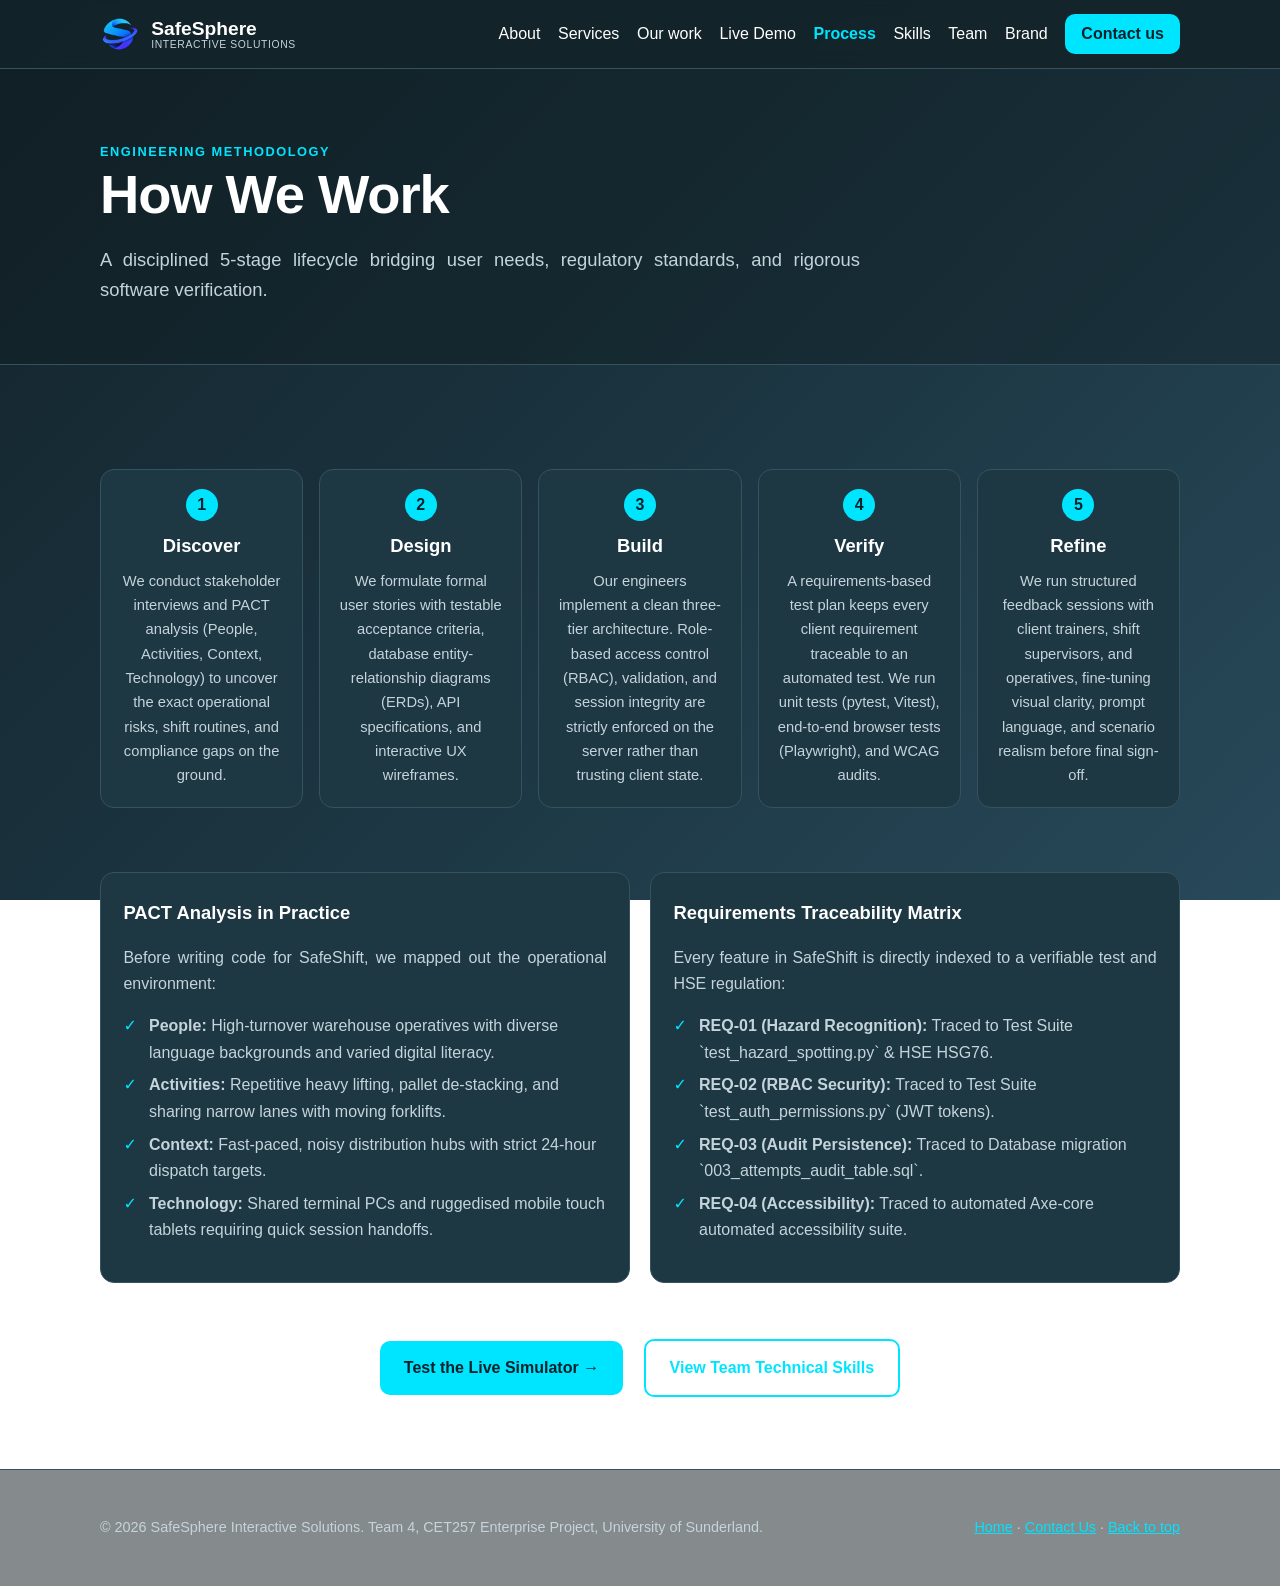
<file: process.html>
<!DOCTYPE html>
<html lang="en">
<head>
  <meta charset="utf-8">
  <meta name="viewport" content="width=device-width, initial-scale=1">
  <title>Our Process · How We Work · SafeSphere</title>
  <meta name="description" content="Explore SafeSphere's 5-stage engineering lifecycle: Discover, Design, Build, Verify, and Refine.">
  <link rel="icon" type="image/svg+xml" href="favicon.svg">
  <link rel="icon" type="image/png" href="favicon.png">
  <link rel="stylesheet" href="styles.css?v=20261014_10">
</head>
<body>
  <a class="skip" href="#main">Skip to main content</a>

  <header class="site-header">
    <div class="wrap bar">
      <a class="brand" href="index.html" aria-label="SafeSphere Interactive Solutions, home">
        <img src="logo.png" alt="SafeSphere Logo" width="40" height="40">
        <span><strong>SafeSphere</strong><small>Interactive Solutions</small></span>
      </a>
      <button class="menu-btn" aria-expanded="false" aria-controls="nav">Menu</button>
      <nav id="nav" aria-label="Primary">
        <ul>
          <li><a href="about.html">About</a></li>
          <li><a href="services.html">Services</a></li>
          <li><a href="work.html">Our work</a></li>
          <li><a href="demo.html">Live Demo</a></li>
          <li><a href="process.html" class="active" aria-current="page">Process</a></li>
          <li><a href="skills.html">Skills</a></li>
          <li><a href="team.html">Team</a></li>
          <li><a href="brand.html">Brand</a></li>
          <li><a class="btn btn-sm" href="contact.html">Contact us</a></li>
        </ul>
      </nav>
    </div>
  </header>

  <main id="main">
    <div class="page-hero">
      <div class="wrap">
        <p class="eyebrow">Engineering Methodology</p>
        <h1>How We Work</h1>
        <p class="lead narrow">A disciplined 5-stage lifecycle bridging user needs, regulatory standards, and rigorous software verification.</p>
      </div>
    </div>

    <section class="section">
      <div class="wrap">
        <ol class="steps">
          <li>
            <h3>Discover</h3>
            <p>We conduct stakeholder interviews and PACT analysis (People, Activities, Context, Technology) to uncover the exact operational risks, shift routines, and compliance gaps on the ground.</p>
          </li>
          <li>
            <h3>Design</h3>
            <p>We formulate formal user stories with testable acceptance criteria, database entity-relationship diagrams (ERDs), API specifications, and interactive UX wireframes.</p>
          </li>
          <li>
            <h3>Build</h3>
            <p>Our engineers implement a clean three-tier architecture. Role-based access control (RBAC), validation, and session integrity are strictly enforced on the server rather than trusting client state.</p>
          </li>
          <li>
            <h3>Verify</h3>
            <p>A requirements-based test plan keeps every client requirement traceable to an automated test. We run unit tests (pytest, Vitest), end-to-end browser tests (Playwright), and WCAG audits.</p>
          </li>
          <li>
            <h3>Refine</h3>
            <p>We run structured feedback sessions with client trainers, shift supervisors, and operatives, fine-tuning visual clarity, prompt language, and scenario realism before final sign-off.</p>
          </li>
        </ol>

        <div class="grid two" style="margin-top:4rem;align-items:center;">
          <article class="card">
            <h3>PACT Analysis in Practice</h3>
            <p>Before writing code for SafeShift, we mapped out the operational environment:</p>
            <ul class="tick">
              <li><strong>People:</strong> High-turnover warehouse operatives with diverse language backgrounds and varied digital literacy.</li>
              <li><strong>Activities:</strong> Repetitive heavy lifting, pallet de-stacking, and sharing narrow lanes with moving forklifts.</li>
              <li><strong>Context:</strong> Fast-paced, noisy distribution hubs with strict 24-hour dispatch targets.</li>
              <li><strong>Technology:</strong> Shared terminal PCs and ruggedised mobile touch tablets requiring quick session handoffs.</li>
            </ul>
          </article>

          <article class="card">
            <h3>Requirements Traceability Matrix</h3>
            <p>Every feature in SafeShift is directly indexed to a verifiable test and HSE regulation:</p>
            <ul class="tick">
              <li><strong>REQ-01 (Hazard Recognition):</strong> Traced to Test Suite `test_hazard_spotting.py` &amp; HSE HSG76.</li>
              <li><strong>REQ-02 (RBAC Security):</strong> Traced to Test Suite `test_auth_permissions.py` (JWT tokens).</li>
              <li><strong>REQ-03 (Audit Persistence):</strong> Traced to Database migration `003_attempts_audit_table.sql`.</li>
              <li><strong>REQ-04 (Accessibility):</strong> Traced to automated Axe-core automated accessibility suite.</li>
            </ul>
          </article>
        </div>

        <div style="text-align:center;margin-top:3.5rem;">
          <a href="demo.html" class="btn">Test the Live Simulator &rarr;</a>
          <a href="skills.html" class="btn btn-ghost" style="margin-left:1rem;">View Team Technical Skills</a>
        </div>
      </div>
    </section>
  </main>

  <footer class="site-footer">
    <div class="wrap foot">
      <p>&copy; <span id="year">2026</span> SafeSphere Interactive Solutions. Team 4, CET257 Enterprise Project, University of Sunderland.</p>
      <p><a href="index.html">Home</a> · <a href="contact.html">Contact Us</a> · <a href="#top">Back to top</a></p>
    </div>
  </footer>

  <script src="script.js?v=20261014_06"></script>
</body>
</html>
</file>
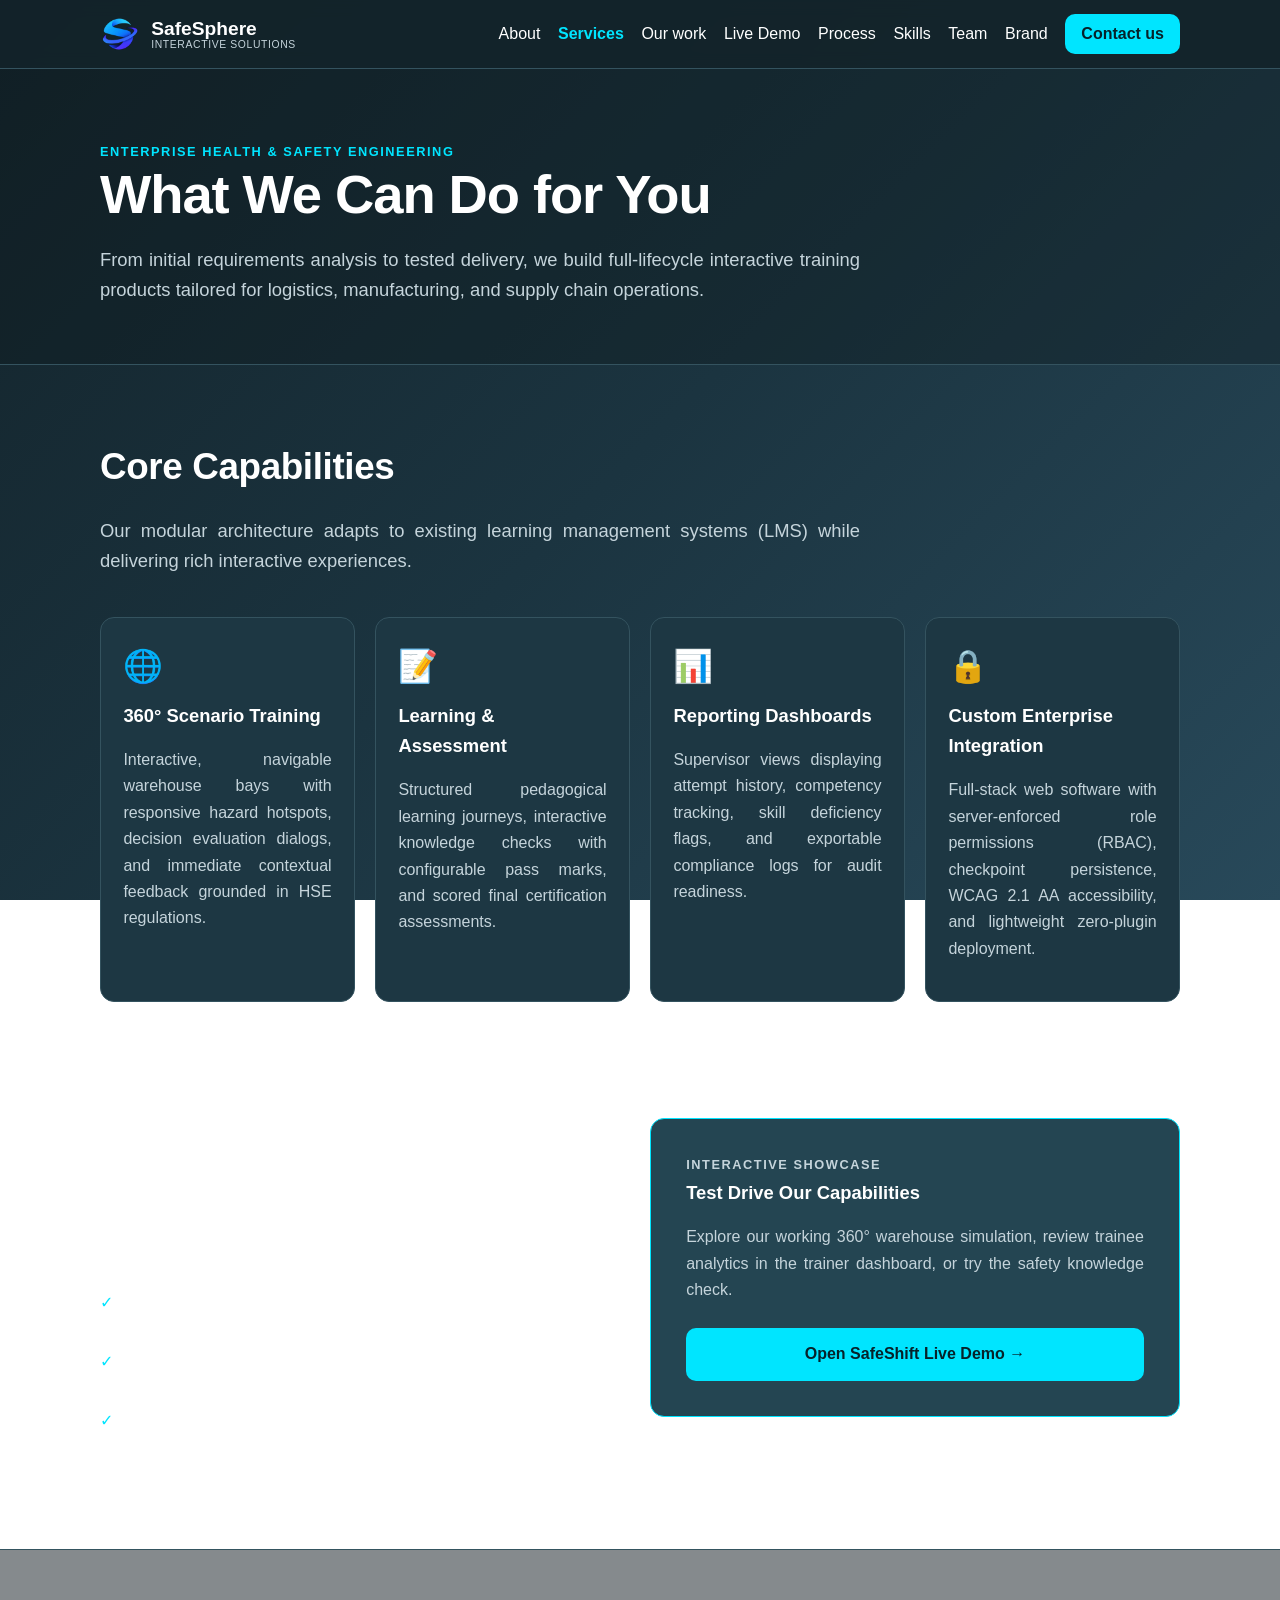
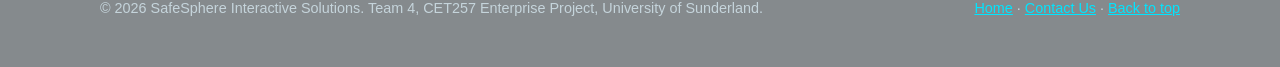
<file: services.html>
<!DOCTYPE html>
<html lang="en">
<head>
  <meta charset="utf-8">
  <meta name="viewport" content="width=device-width, initial-scale=1">
  <title>Services &amp; Capabilities · SafeSphere</title>
  <meta name="description" content="Discover SafeSphere's digital safety services: 360° interactive warehouse simulations, accredited assessment engines, and supervisor analytics dashboards.">
  <link rel="icon" type="image/svg+xml" href="favicon.svg">
  <link rel="icon" type="image/png" href="favicon.png">
  <link rel="stylesheet" href="styles.css?v=20261014_10">
</head>
<body>
  <a class="skip" href="#main">Skip to main content</a>

  <header class="site-header">
    <div class="wrap bar">
      <a class="brand" href="index.html" aria-label="SafeSphere Interactive Solutions, home">
        <img src="logo.png" alt="SafeSphere Logo" width="40" height="40">
        <span><strong>SafeSphere</strong><small>Interactive Solutions</small></span>
      </a>
      <button class="menu-btn" aria-expanded="false" aria-controls="nav">Menu</button>
      <nav id="nav" aria-label="Primary">
        <ul>
          <li><a href="about.html">About</a></li>
          <li><a href="services.html" class="active" aria-current="page">Services</a></li>
          <li><a href="work.html">Our work</a></li>
          <li><a href="demo.html">Live Demo</a></li>
          <li><a href="process.html">Process</a></li>
          <li><a href="skills.html">Skills</a></li>
          <li><a href="team.html">Team</a></li>
          <li><a href="brand.html">Brand</a></li>
          <li><a class="btn btn-sm" href="contact.html">Contact us</a></li>
        </ul>
      </nav>
    </div>
  </header>

  <main id="main">
    <div class="page-hero">
      <div class="wrap">
        <p class="eyebrow">Enterprise Health &amp; Safety Engineering</p>
        <h1>What We Can Do for You</h1>
        <p class="lead narrow">From initial requirements analysis to tested delivery, we build full-lifecycle interactive training products tailored for logistics, manufacturing, and supply chain operations.</p>
      </div>
    </div>

    <section class="section">
      <div class="wrap">
        <h2>Core Capabilities</h2>
        <p class="lead narrow">Our modular architecture adapts to existing learning management systems (LMS) while delivering rich interactive experiences.</p>

        <div class="grid four" style="margin-top:2.5rem;">
          <article class="card">
            <div style="font-size:2rem;margin-bottom:.5rem;">🌐</div>
            <h3>360° Scenario Training</h3>
            <p>Interactive, navigable warehouse bays with responsive hazard hotspots, decision evaluation dialogs, and immediate contextual feedback grounded in HSE regulations.</p>
          </article>
          <article class="card">
            <div style="font-size:2rem;margin-bottom:.5rem;">📝</div>
            <h3>Learning &amp; Assessment</h3>
            <p>Structured pedagogical learning journeys, interactive knowledge checks with configurable pass marks, and scored final certification assessments.</p>
          </article>
          <article class="card">
            <div style="font-size:2rem;margin-bottom:.5rem;">📊</div>
            <h3>Reporting Dashboards</h3>
            <p>Supervisor views displaying attempt history, competency tracking, skill deficiency flags, and exportable compliance logs for audit readiness.</p>
          </article>
          <article class="card">
            <div style="font-size:2rem;margin-bottom:.5rem;">🔒</div>
            <h3>Custom Enterprise Integration</h3>
            <p>Full-stack web software with server-enforced role permissions (RBAC), checkpoint persistence, WCAG 2.1 AA accessibility, and lightweight zero-plugin deployment.</p>
          </article>
        </div>

        <div class="grid two" style="margin-top:3.5rem;align-items:center;">
          <div>
            <h2>Why Scenario-Based Learning Works</h2>
            <p>Traditional passive safety videos result in an average of <strong>70% knowledge decay within 24 hours</strong>. SafeSphere's active learning methodology puts trainees in the hot seat:</p>
            <ul class="tick">
              <li><strong>Zero Risk Practice:</strong> Trainees experience the consequences of poor decisions without physical hazard or downtime.</li>
              <li><strong>Muscle Memory for Hazard Recognition:</strong> Spotting leaning stacks, blocked egress paths, and spills becomes second nature.</li>
              <li><strong>Continuous Compliance Evidence:</strong> Every interaction, retry, and score timestamp is permanently recorded for regulatory audits.</li>
            </ul>
          </div>
          <div class="card" style="padding:2.2rem;background:var(--raised);border:1.5px solid var(--accent);">
            <p class="eyebrow">Interactive Showcase</p>
            <h3>Test Drive Our Capabilities</h3>
            <p style="color:var(--muted);margin-bottom:1.5rem;">Explore our working 360° warehouse simulation, review trainee analytics in the trainer dashboard, or try the safety knowledge check.</p>
            <a href="demo.html" class="btn" style="width:100%;text-align:center;">Open SafeShift Live Demo &rarr;</a>
          </div>
        </div>
      </div>
    </section>
  </main>

  <footer class="site-footer">
    <div class="wrap foot">
      <p>&copy; <span id="year">2026</span> SafeSphere Interactive Solutions. Team 4, CET257 Enterprise Project, University of Sunderland.</p>
      <p><a href="index.html">Home</a> · <a href="contact.html">Contact Us</a> · <a href="#top">Back to top</a></p>
    </div>
  </footer>

  <script src="script.js?v=20261014_06"></script>
</body>
</html>
</file>
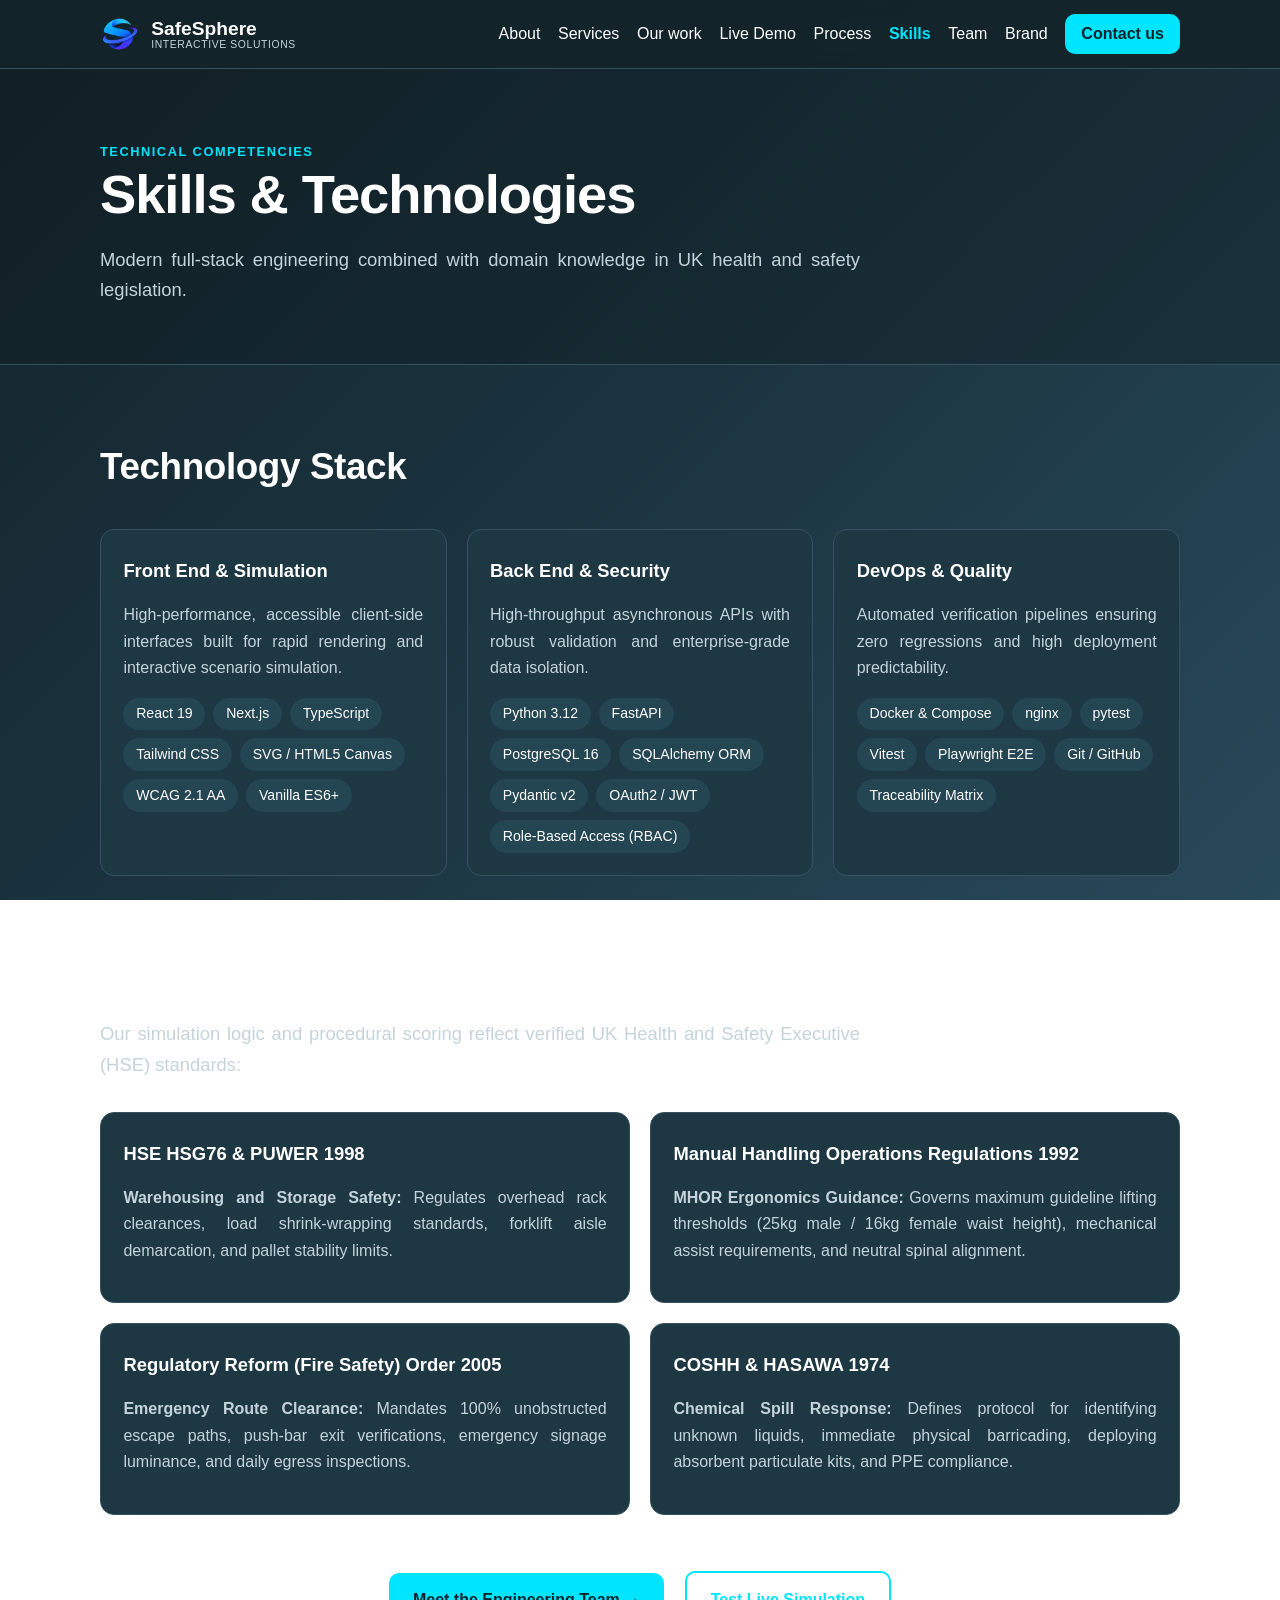
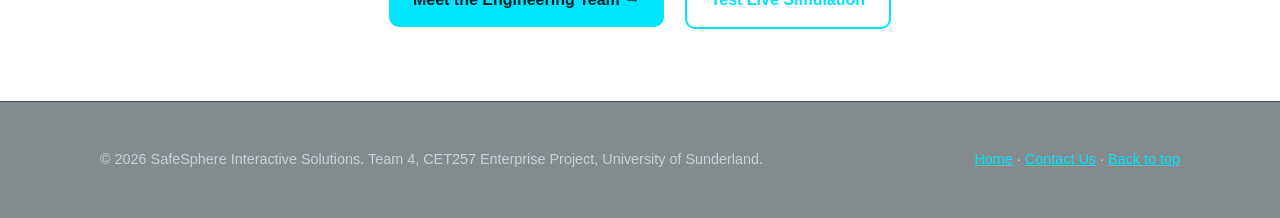
<file: skills.html>
<!DOCTYPE html>
<html lang="en">
<head>
  <meta charset="utf-8">
  <meta name="viewport" content="width=device-width, initial-scale=1">
  <title>Skills &amp; Technologies · SafeSphere</title>
  <meta name="description" content="Explore SafeSphere's technical competencies across front-end engineering, back-end APIs, cloud deployment, and UK health and safety regulations.">
  <link rel="icon" type="image/svg+xml" href="favicon.svg">
  <link rel="icon" type="image/png" href="favicon.png">
  <link rel="stylesheet" href="styles.css?v=20261014_10">
</head>
<body>
  <a class="skip" href="#main">Skip to main content</a>

  <header class="site-header">
    <div class="wrap bar">
      <a class="brand" href="index.html" aria-label="SafeSphere Interactive Solutions, home">
        <img src="logo.png" alt="SafeSphere Logo" width="40" height="40">
        <span><strong>SafeSphere</strong><small>Interactive Solutions</small></span>
      </a>
      <button class="menu-btn" aria-expanded="false" aria-controls="nav">Menu</button>
      <nav id="nav" aria-label="Primary">
        <ul>
          <li><a href="about.html">About</a></li>
          <li><a href="services.html">Services</a></li>
          <li><a href="work.html">Our work</a></li>
          <li><a href="demo.html">Live Demo</a></li>
          <li><a href="process.html">Process</a></li>
          <li><a href="skills.html" class="active" aria-current="page">Skills</a></li>
          <li><a href="team.html">Team</a></li>
          <li><a href="brand.html">Brand</a></li>
          <li><a class="btn btn-sm" href="contact.html">Contact us</a></li>
        </ul>
      </nav>
    </div>
  </header>

  <main id="main">
    <div class="page-hero">
      <div class="wrap">
        <p class="eyebrow">Technical Competencies</p>
        <h1>Skills &amp; Technologies</h1>
        <p class="lead narrow">Modern full-stack engineering combined with domain knowledge in UK health and safety legislation.</p>
      </div>
    </div>

    <section class="section">
      <div class="wrap">
        <h2>Technology Stack</h2>
        <div class="grid three">
          <article class="card">
            <h3>Front End &amp; Simulation</h3>
            <p>High-performance, accessible client-side interfaces built for rapid rendering and interactive scenario simulation.</p>
            <ul class="pills">
              <li>React 19</li>
              <li>Next.js</li>
              <li>TypeScript</li>
              <li>Tailwind CSS</li>
              <li>SVG / HTML5 Canvas</li>
              <li>WCAG 2.1 AA</li>
              <li>Vanilla ES6+</li>
            </ul>
          </article>

          <article class="card">
            <h3>Back End &amp; Security</h3>
            <p>High-throughput asynchronous APIs with robust validation and enterprise-grade data isolation.</p>
            <ul class="pills">
              <li>Python 3.12</li>
              <li>FastAPI</li>
              <li>PostgreSQL 16</li>
              <li>SQLAlchemy ORM</li>
              <li>Pydantic v2</li>
              <li>OAuth2 / JWT</li>
              <li>Role-Based Access (RBAC)</li>
            </ul>
          </article>

          <article class="card">
            <h3>DevOps &amp; Quality</h3>
            <p>Automated verification pipelines ensuring zero regressions and high deployment predictability.</p>
            <ul class="pills">
              <li>Docker &amp; Compose</li>
              <li>nginx</li>
              <li>pytest</li>
              <li>Vitest</li>
              <li>Playwright E2E</li>
              <li>Git / GitHub</li>
              <li>Traceability Matrix</li>
            </ul>
          </article>
        </div>

        <h2 style="margin-top:4rem;">HSE Regulatory Alignment</h2>
        <p class="lead narrow">Our simulation logic and procedural scoring reflect verified UK Health and Safety Executive (HSE) standards:</p>
        
        <div class="grid two" style="margin-top:2rem;">
          <article class="card">
            <h3>HSE HSG76 &amp; PUWER 1998</h3>
            <p><strong>Warehousing and Storage Safety:</strong> Regulates overhead rack clearances, load shrink-wrapping standards, forklift aisle demarcation, and pallet stability limits.</p>
          </article>

          <article class="card">
            <h3>Manual Handling Operations Regulations 1992</h3>
            <p><strong>MHOR Ergonomics Guidance:</strong> Governs maximum guideline lifting thresholds (25kg male / 16kg female waist height), mechanical assist requirements, and neutral spinal alignment.</p>
          </article>

          <article class="card">
            <h3>Regulatory Reform (Fire Safety) Order 2005</h3>
            <p><strong>Emergency Route Clearance:</strong> Mandates 100% unobstructed escape paths, push-bar exit verifications, emergency signage luminance, and daily egress inspections.</p>
          </article>

          <article class="card">
            <h3>COSHH &amp; HASAWA 1974</h3>
            <p><strong>Chemical Spill Response:</strong> Defines protocol for identifying unknown liquids, immediate physical barricading, deploying absorbent particulate kits, and PPE compliance.</p>
          </article>
        </div>

        <div style="text-align:center;margin-top:3.5rem;">
          <a href="team.html" class="btn">Meet the Engineering Team &rarr;</a>
          <a href="demo.html" class="btn btn-ghost" style="margin-left:1rem;">Test Live Simulation</a>
        </div>
      </div>
    </section>
  </main>

  <footer class="site-footer">
    <div class="wrap foot">
      <p>&copy; <span id="year">2026</span> SafeSphere Interactive Solutions. Team 4, CET257 Enterprise Project, University of Sunderland.</p>
      <p><a href="index.html">Home</a> · <a href="contact.html">Contact Us</a> · <a href="#top">Back to top</a></p>
    </div>
  </footer>

  <script src="script.js?v=20261014_06"></script>
</body>
</html>
</file>
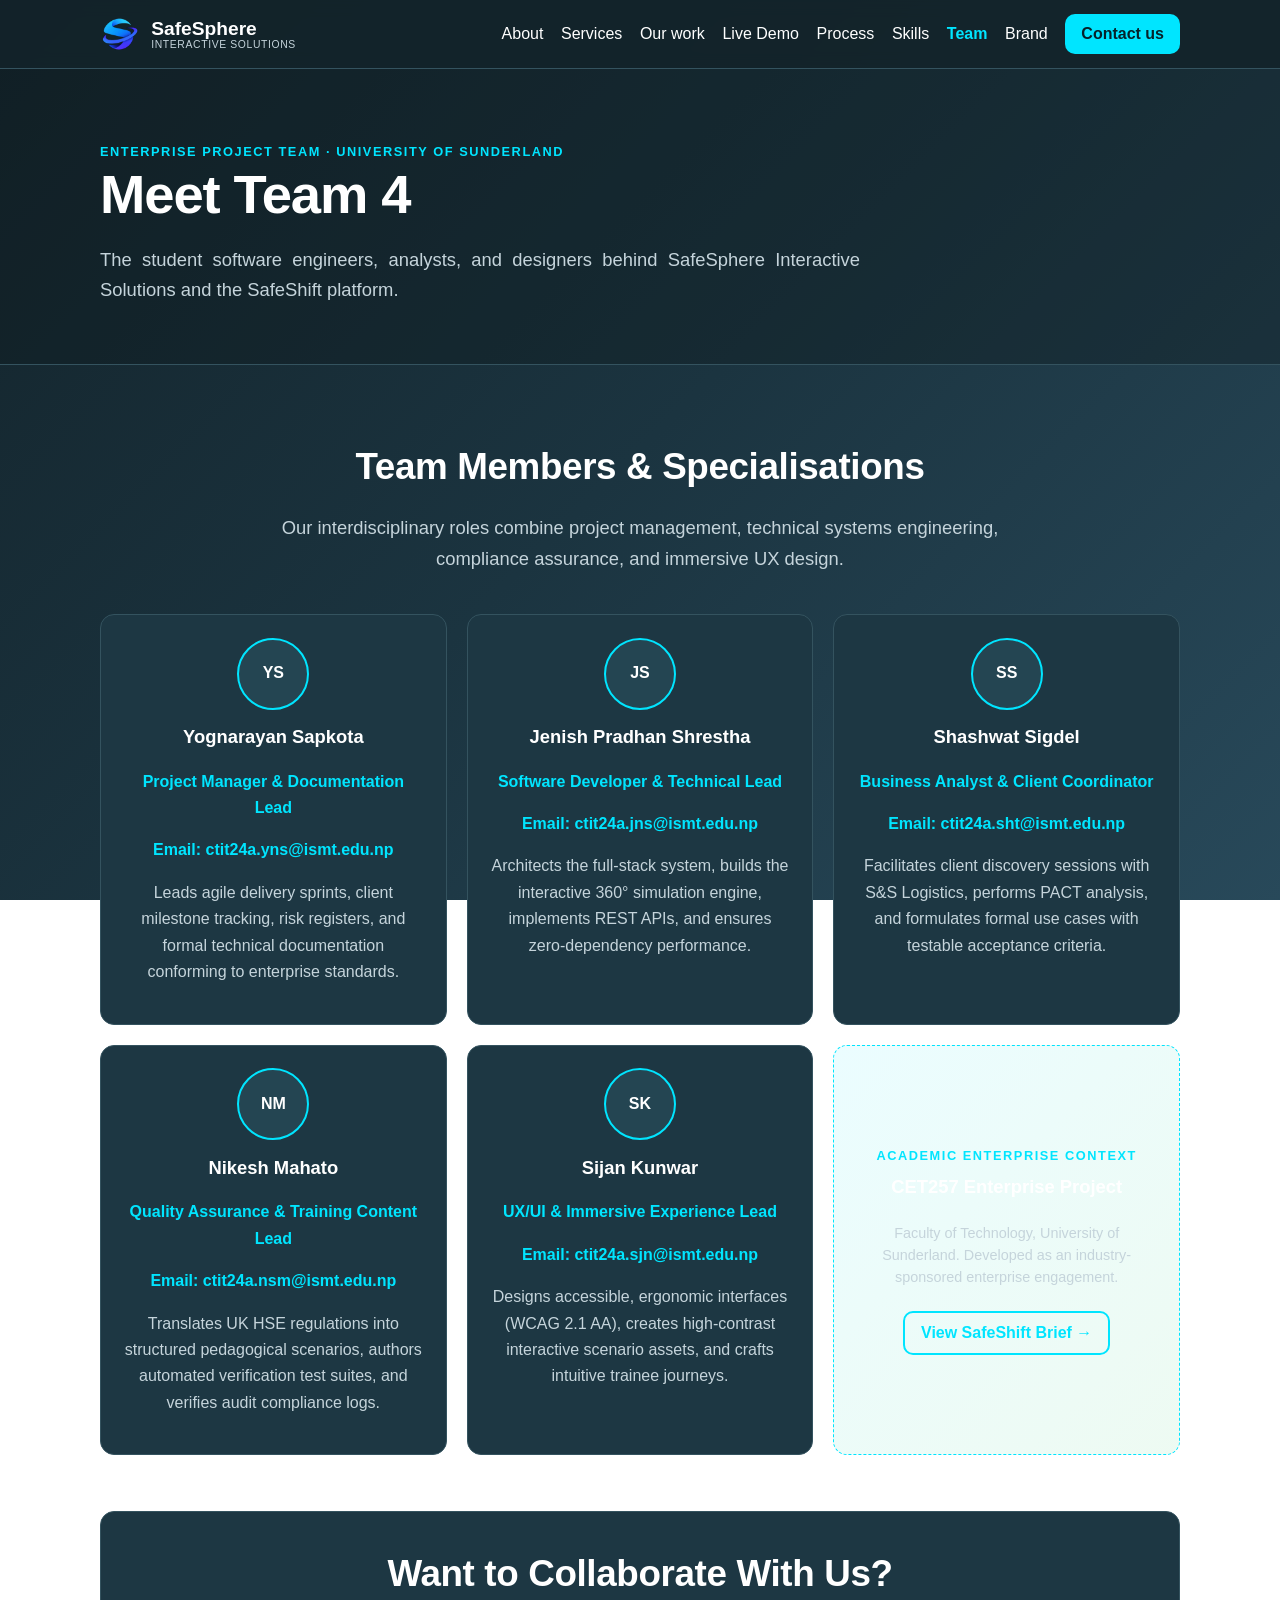
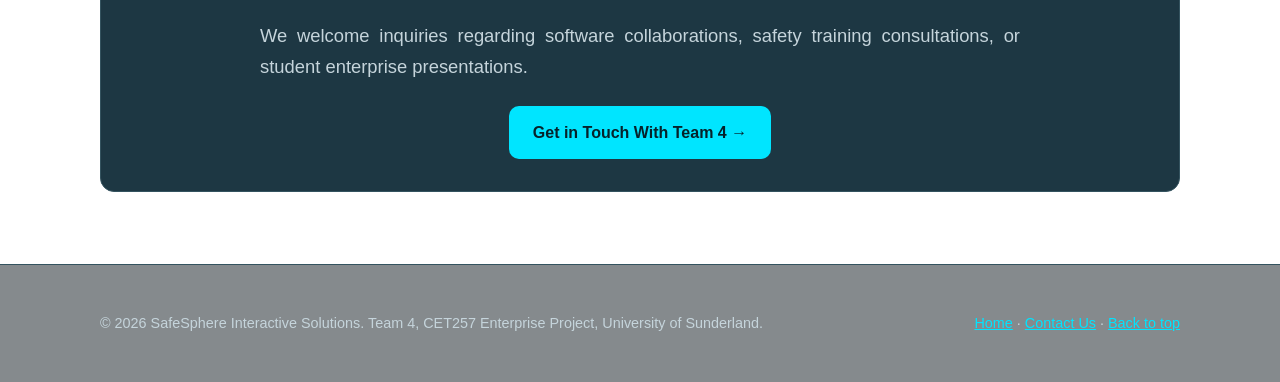
<file: team.html>
<!DOCTYPE html>
<html lang="en">
<head>
  <meta charset="utf-8">
  <meta name="viewport" content="width=device-width, initial-scale=1">
  <title>Meet the Team · Team 4 · SafeSphere</title>
  <meta name="description" content="Meet the student software engineers and consultants of SafeSphere Interactive Solutions (Team 4, CET257 Enterprise Project, University of Sunderland).">
  <link rel="icon" type="image/svg+xml" href="favicon.svg">
  <link rel="icon" type="image/png" href="favicon.png">
  <link rel="stylesheet" href="styles.css?v=20261014_10">
</head>
<body>
  <a class="skip" href="#main">Skip to main content</a>

  <header class="site-header">
    <div class="wrap bar">
      <a class="brand" href="index.html" aria-label="SafeSphere Interactive Solutions, home">
        <img src="logo.png" alt="SafeSphere Logo" width="40" height="40">
        <span><strong>SafeSphere</strong><small>Interactive Solutions</small></span>
      </a>
      <button class="menu-btn" aria-expanded="false" aria-controls="nav">Menu</button>
      <nav id="nav" aria-label="Primary">
        <ul>
          <li><a href="about.html">About</a></li>
          <li><a href="services.html">Services</a></li>
          <li><a href="work.html">Our work</a></li>
          <li><a href="demo.html">Live Demo</a></li>
          <li><a href="process.html">Process</a></li>
          <li><a href="skills.html">Skills</a></li>
          <li><a href="team.html" class="active" aria-current="page">Team</a></li>
          <li><a href="brand.html">Brand</a></li>
          <li><a class="btn btn-sm" href="contact.html">Contact us</a></li>
        </ul>
      </nav>
    </div>
  </header>

  <main id="main">
    <div class="page-hero">
      <div class="wrap">
        <p class="eyebrow">Enterprise Project Team · University of Sunderland</p>
        <h1>Meet Team 4</h1>
        <p class="lead narrow">The student software engineers, analysts, and designers behind SafeSphere Interactive Solutions and the SafeShift platform.</p>
      </div>
    </div>

    <section class="section">
      <div class="wrap">
        <div style="text-align:center;max-width:760px;margin:0 auto 2.5rem;">
          <h2>Team Members &amp; Specialisations</h2>
          <p class="lead" style="text-align:center!important;margin:0 auto;">Our interdisciplinary roles combine project management, technical systems engineering, compliance assurance, and immersive UX design.</p>
        </div>

        <div class="grid three" style="margin-top:2.5rem;">
          <article class="card person">
            <div class="avatar" aria-hidden="true">YS</div>
            <h3>Yognarayan Sapkota</h3>
            <p class="role">Project Manager &amp; Documentation Lead</p>
            <p class="role">Email: ctit24a.yns@ismt.edu.np</p>
            <p>Leads agile delivery sprints, client milestone tracking, risk registers, and formal technical documentation conforming to enterprise standards.</p>
          </article>

          <article class="card person">
            <div class="avatar" aria-hidden="true">JS</div>
            <h3>Jenish Pradhan Shrestha</h3>
            <p class="role">Software Developer &amp; Technical Lead</p>
            <p class="role">Email: ctit24a.jns@ismt.edu.np</p>
            <p>Architects the full-stack system, builds the interactive 360° simulation engine, implements REST APIs, and ensures zero-dependency performance.</p>
          </article>

          <article class="card person">
            <div class="avatar" aria-hidden="true">SS</div>
            <h3>Shashwat Sigdel</h3>
            <p class="role">Business Analyst &amp; Client Coordinator</p>
            <p class="role">Email: ctit24a.sht@ismt.edu.np</p>
            <p>Facilitates client discovery sessions with S&amp;S Logistics, performs PACT analysis, and formulates formal use cases with testable acceptance criteria.</p>
          </article>

          <article class="card person">
            <div class="avatar" aria-hidden="true">NM</div>
            <h3>Nikesh Mahato</h3>
            <p class="role">Quality Assurance &amp; Training Content Lead</p>
            <p class="role">Email: ctit24a.nsm@ismt.edu.np</p>
            <p>Translates UK HSE regulations into structured pedagogical scenarios, authors automated verification test suites, and verifies audit compliance logs.</p>
          </article>

          <article class="card person">
            <div class="avatar" aria-hidden="true">SK</div>
            <h3>Sijan Kunwar</h3>
            <p class="role">UX/UI &amp; Immersive Experience Lead</p>
            <p class="role">Email: ctit24a.sjn@ismt.edu.np</p>
            <p>Designs accessible, ergonomic interfaces (WCAG 2.1 AA), creates high-contrast interactive scenario assets, and crafts intuitive trainee journeys.</p>
          </article>

          <article class="card" style="display:flex;flex-direction:column;justify-content:center;align-items:center;text-align:center;background:linear-gradient(135deg,rgba(0,229,255,0.08),rgba(34,197,94,0.08));border:1.5px dashed var(--accent);">
            <p class="eyebrow" style="color:var(--accent);text-align:center!important;">Academic Enterprise Context</p>
            <h3 style="margin:.4rem 0;text-align:center;">CET257 Enterprise Project</h3>
            <p style="color:var(--muted);font-size:.9rem;line-height:1.5;text-align:center!important;">Faculty of Technology, University of Sunderland. Developed as an industry-sponsored enterprise engagement.</p>
            <a href="work.html" class="btn btn-ghost btn-sm" style="margin-top:.5rem;">View SafeShift Brief &rarr;</a>
          </article>
        </div>

        <div class="card" style="margin-top:3.5rem;padding:2rem;text-align:center;">
          <h2>Want to Collaborate With Us?</h2>
          <p class="lead narrow" style="margin:0 auto 1.5rem;">We welcome inquiries regarding software collaborations, safety training consultations, or student enterprise presentations.</p>
          <a href="contact.html" class="btn">Get in Touch With Team 4 &rarr;</a>
        </div>
      </div>
    </section>
  </main>

  <footer class="site-footer">
    <div class="wrap foot">
      <p>&copy; <span id="year">2026</span> SafeSphere Interactive Solutions. Team 4, CET257 Enterprise Project, University of Sunderland.</p>
      <p><a href="index.html">Home</a> · <a href="contact.html">Contact Us</a> · <a href="#top">Back to top</a></p>
    </div>
  </footer>

  <script src="script.js?v=20261014_06"></script>
</body>
</html>
</file>
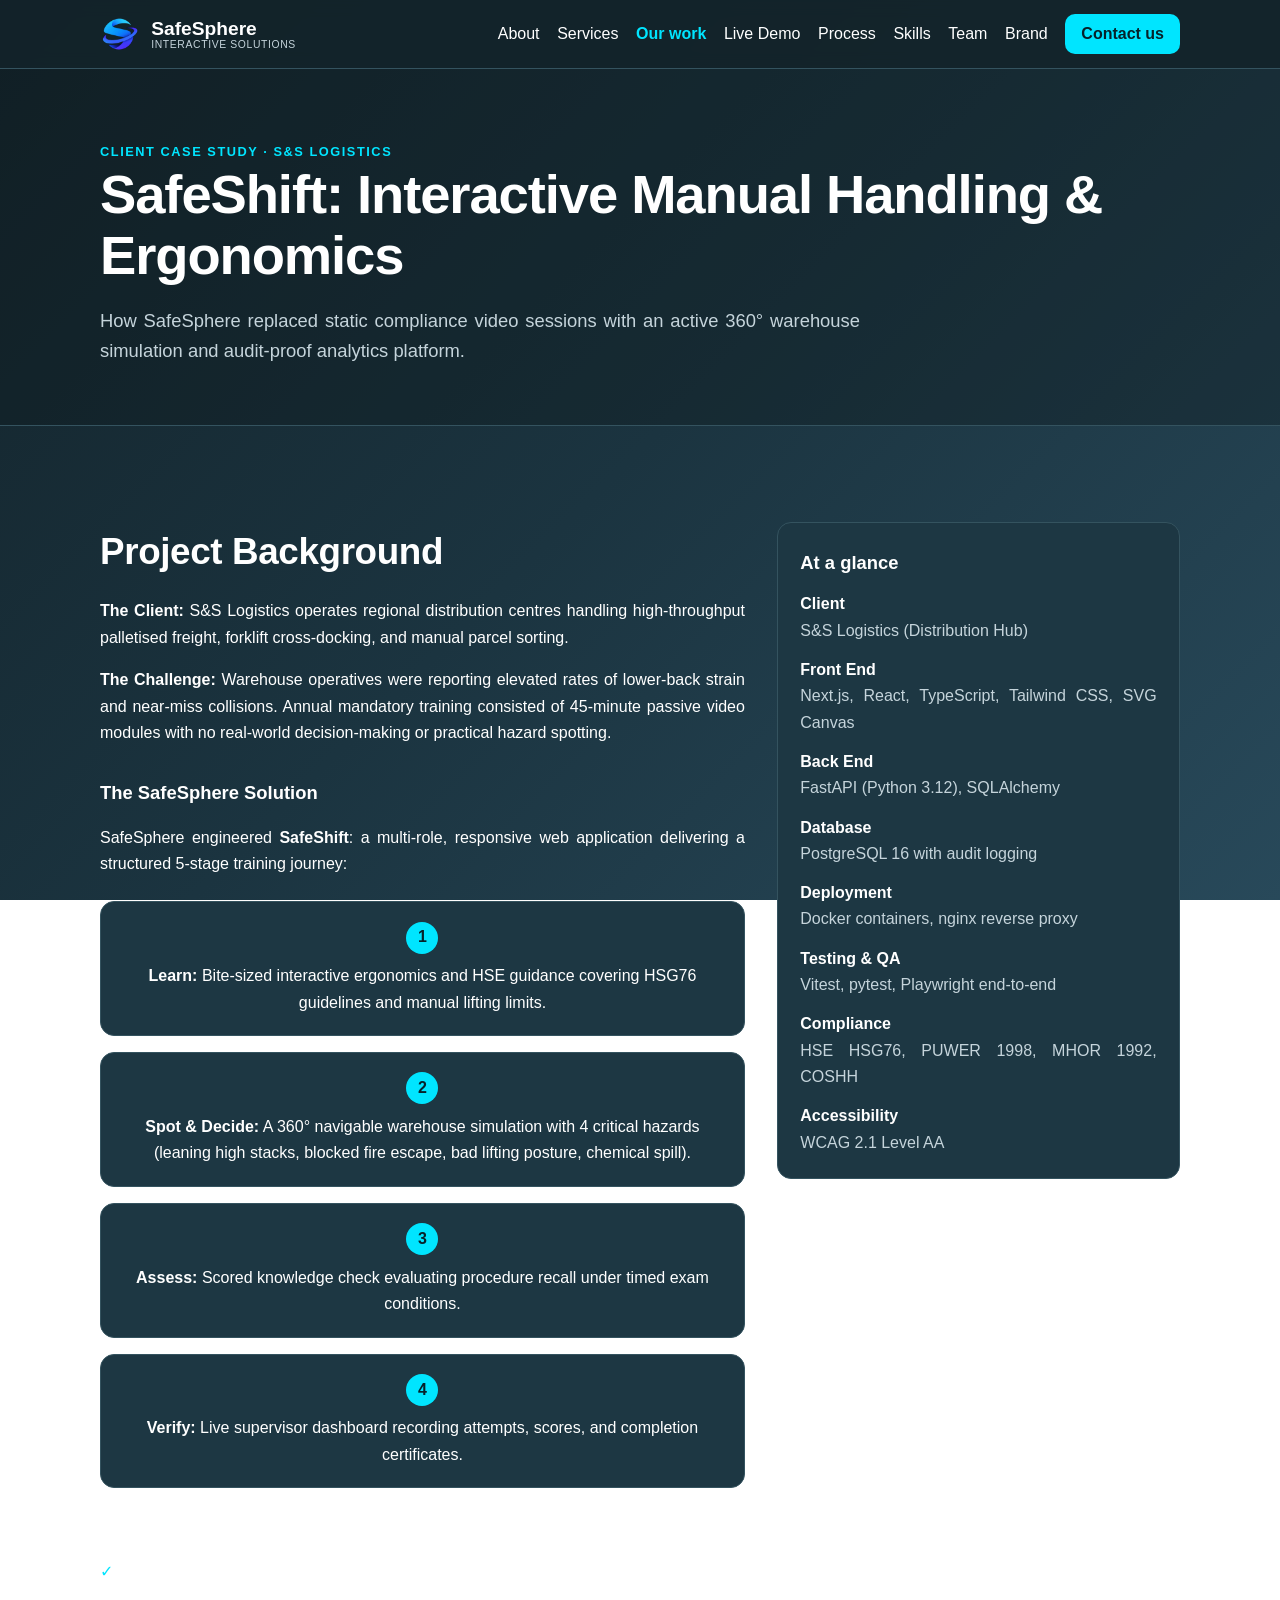
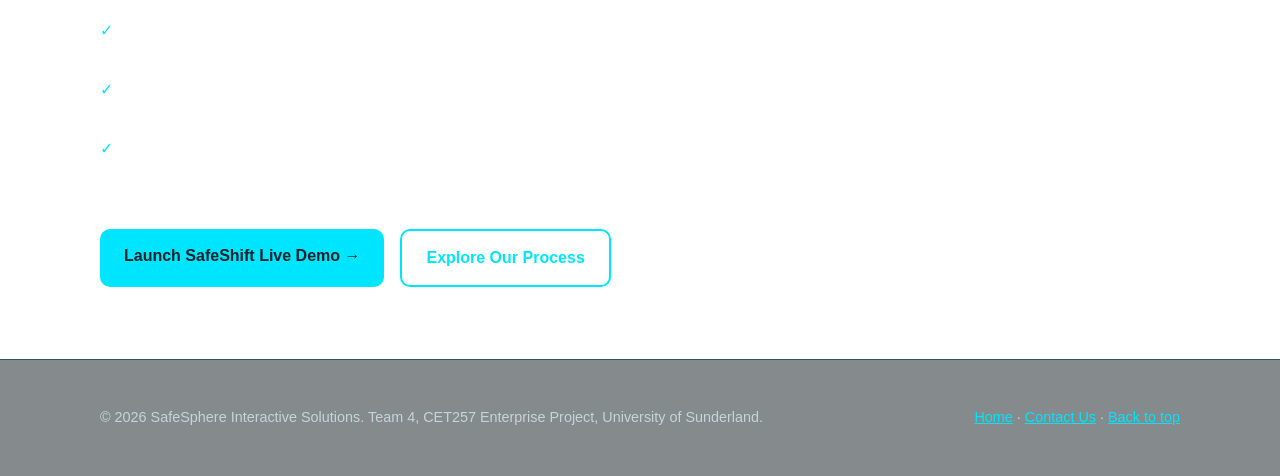
<file: work.html>
<!DOCTYPE html>
<html lang="en">
<head>
  <meta charset="utf-8">
  <meta name="viewport" content="width=device-width, initial-scale=1">
  <title>Our Work · SafeShift Case Study · SafeSphere</title>
  <meta name="description" content="Case study of SafeShift: an interactive Manual Handling and Ergonomics training system built for S&S Logistics by SafeSphere Interactive Solutions.">
  <link rel="icon" type="image/svg+xml" href="favicon.svg">
  <link rel="icon" type="image/png" href="favicon.png">
  <link rel="stylesheet" href="styles.css?v=20261014_10">
</head>
<body>
  <a class="skip" href="#main">Skip to main content</a>

  <header class="site-header">
    <div class="wrap bar">
      <a class="brand" href="index.html" aria-label="SafeSphere Interactive Solutions, home">
        <img src="logo.png" alt="SafeSphere Logo" width="40" height="40">
        <span><strong>SafeSphere</strong><small>Interactive Solutions</small></span>
      </a>
      <button class="menu-btn" aria-expanded="false" aria-controls="nav">Menu</button>
      <nav id="nav" aria-label="Primary">
        <ul>
          <li><a href="about.html">About</a></li>
          <li><a href="services.html">Services</a></li>
          <li><a href="work.html" class="active" aria-current="page">Our work</a></li>
          <li><a href="demo.html">Live Demo</a></li>
          <li><a href="process.html">Process</a></li>
          <li><a href="skills.html">Skills</a></li>
          <li><a href="team.html">Team</a></li>
          <li><a href="brand.html">Brand</a></li>
          <li><a class="btn btn-sm" href="contact.html">Contact us</a></li>
        </ul>
      </nav>
    </div>
  </header>

  <main id="main">
    <div class="page-hero">
      <div class="wrap">
        <p class="eyebrow">Client Case Study · S&amp;S Logistics</p>
        <h1>SafeShift: Interactive Manual Handling &amp; Ergonomics</h1>
        <p class="lead narrow">How SafeSphere replaced static compliance video sessions with an active 360° warehouse simulation and audit-proof analytics platform.</p>
      </div>
    </div>

    <section class="section">
      <div class="wrap">
        <div class="case">
          <div>
            <h2>Project Background</h2>
            <p><strong>The Client:</strong> S&amp;S Logistics operates regional distribution centres handling high-throughput palletised freight, forklift cross-docking, and manual parcel sorting.</p>
            <p><strong>The Challenge:</strong> Warehouse operatives were reporting elevated rates of lower-back strain and near-miss collisions. Annual mandatory training consisted of 45-minute passive video modules with no real-world decision-making or practical hazard spotting.</p>
            
            <h3 style="margin-top:2rem;">The SafeSphere Solution</h3>
            <p>SafeSphere engineered <strong>SafeShift</strong>: a multi-role, responsive web application delivering a structured 5-stage training journey:</p>
            <ol class="steps" style="grid-template-columns:1fr;margin:1.5rem 0;">
              <li><strong>Learn:</strong> Bite-sized interactive ergonomics and HSE guidance covering HSG76 guidelines and manual lifting limits.</li>
              <li><strong>Spot &amp; Decide:</strong> A 360° navigable warehouse simulation with 4 critical hazards (leaning high stacks, blocked fire escape, bad lifting posture, chemical spill).</li>
              <li><strong>Assess:</strong> Scored knowledge check evaluating procedure recall under timed exam conditions.</li>
              <li><strong>Verify:</strong> Live supervisor dashboard recording attempts, scores, and completion certificates.</li>
            </ol>

            <h3>Key Features Delivered</h3>
            <ul class="tick">
              <li><strong>Server-Enforced RBAC:</strong> Dedicated views and capabilities for Trainees, Trainers, and System Administrators.</li>
              <li><strong>Checkpoint Resume:</strong> Trainees can pause simulations and resume immediately from their latest verified state.</li>
              <li><strong>WCAG 2.1 AA Compliance:</strong> Full keyboard navigation, visible focus indicators, screen reader ARIA landmarks, and high-contrast colorways.</li>
              <li><strong>Permanent Audit Log:</strong> Immutable attempt history with timestamps satisfying UK HSE regulatory inspections.</li>
            </ul>

            <div style="margin-top:2.5rem;display:flex;gap:1rem;flex-wrap:wrap;">
              <a href="demo.html" class="btn">Launch SafeShift Live Demo &rarr;</a>
              <a href="process.html" class="btn btn-ghost">Explore Our Process</a>
            </div>
          </div>

          <aside class="card" aria-label="Project at a glance">
            <h3>At a glance</h3>
            <dl>
              <dt>Client</dt><dd>S&amp;S Logistics (Distribution Hub)</dd>
              <dt>Front End</dt><dd>Next.js, React, TypeScript, Tailwind CSS, SVG Canvas</dd>
              <dt>Back End</dt><dd>FastAPI (Python 3.12), SQLAlchemy</dd>
              <dt>Database</dt><dd>PostgreSQL 16 with audit logging</dd>
              <dt>Deployment</dt><dd>Docker containers, nginx reverse proxy</dd>
              <dt>Testing &amp; QA</dt><dd>Vitest, pytest, Playwright end-to-end</dd>
              <dt>Compliance</dt><dd>HSE HSG76, PUWER 1998, MHOR 1992, COSHH</dd>
              <dt>Accessibility</dt><dd>WCAG 2.1 Level AA</dd>
            </dl>
          </aside>
        </div>
      </div>
    </section>
  </main>

  <footer class="site-footer">
    <div class="wrap foot">
      <p>&copy; <span id="year">2026</span> SafeSphere Interactive Solutions. Team 4, CET257 Enterprise Project, University of Sunderland.</p>
      <p><a href="index.html">Home</a> · <a href="contact.html">Contact Us</a> · <a href="#top">Back to top</a></p>
    </div>
  </footer>

  <script src="script.js?v=20261014_06"></script>
</body>
</html>
</file>
<file: styles.css>
:root{
  --canvas:#13232a; --mid:#1b3440; --end:#28495a;
  --surface:#1d3743; --raised:#244552; --line:#34535f;
  --fg:#fff; --muted:#c5d4db;
  --accent:#00e5ff; --accent-h:#70efff; --on-accent:#06222a;
  --red:#e5484d;
  --font:"Helvetica Neue",Helvetica,Arial,system-ui,sans-serif;
  --max:1120px;
}
*{box-sizing:border-box}
html{scroll-behavior:smooth;scroll-padding-top:5rem}
body{margin:0;font-family:var(--font);line-height:1.65;color:var(--fg);
  background:linear-gradient(135deg,var(--canvas),var(--mid) 50%,var(--end)) fixed}
p, .card:not(.person) p, .lead, article:not(.person) p, dd, .drawer-desc{text-align:justify!important;text-justify:inter-word!important}
.person, .person p, .person h3, .person .role, .role, .card .role{text-align:center!important}
.steps li, .steps p, .steps h3{text-align:center!important}
.steps li::before{margin:0 auto .6rem!important}
img{max-width:100%;height:auto}
a{color:var(--accent)}
a:hover{color:var(--accent-h)}
:focus-visible{outline:3px solid var(--accent);outline-offset:3px}
.wrap{max-width:var(--max);margin:0 auto;padding:0 1.25rem}
.narrow{max-width:760px}
.sr{position:absolute;width:1px;height:1px;overflow:hidden;clip:rect(0 0 0 0)}
.skip{position:absolute;left:-999px;top:0;background:var(--accent);color:var(--on-accent);padding:.75rem 1rem;z-index:100}
.skip:focus{left:0}

.site-header{position:sticky;top:0;z-index:50;background:rgba(19,35,42,.92);backdrop-filter:blur(8px);border-bottom:1px solid var(--line)}
.bar{display:flex;align-items:center;justify-content:space-between;min-height:68px;gap:1rem}
.brand{display:flex;align-items:center;gap:.7rem;text-decoration:none;color:var(--fg)}
.brand span{display:flex;flex-direction:column;line-height:1.1}
.brand strong{font-size:1.2rem}
.brand small{font-size:.65rem;letter-spacing:.06em;color:var(--muted);text-transform:uppercase}
nav ul{display:flex;gap:1.1rem;align-items:center;list-style:none;margin:0;padding:0}
nav a{color:var(--fg);text-decoration:none;font-weight:500;transition:color .15s}
nav a:hover{color:var(--accent)}
nav a:not(.btn).active,nav a:not(.btn)[aria-current="page"]{color:var(--accent)!important;font-weight:700}
nav a.btn.active,nav a.btn[aria-current="page"]{color:var(--on-accent)!important;background:var(--accent-h)!important;box-shadow:0 0 0 2px #fff,0 0 12px rgba(0,229,255,.5);font-weight:700}
.menu-btn{display:none;background:none;border:1px solid var(--line);color:var(--fg);padding:.5rem .9rem;border-radius:8px;font:inherit;cursor:pointer}
.page-hero{padding:4.5rem 0 2.5rem;border-bottom:1px solid var(--line);background:rgba(12,23,28,.35)}
.page-hero h1{margin:.2rem 0 .6rem}

.btn{display:inline-block;background:var(--accent);color:var(--on-accent)!important;font:inherit;font-weight:700;padding:.85rem 1.5rem;border-radius:10px;border:0;text-decoration:none;cursor:pointer;transition:transform .15s,background .15s}
.btn:hover{background:var(--accent-h);transform:translateY(-1px)}
.btn-ghost{background:transparent;color:var(--accent)!important;border:2px solid var(--accent)}
.btn-ghost:hover{background:rgba(0,229,255,.1)}
.btn-sm{padding:.45rem 1rem}

.hero{padding:5rem 0 4rem}
.hero-grid{display:grid;grid-template-columns:1.4fr 1fr;gap:3rem;align-items:center}
h1{font-size:clamp(2rem,5vw,3.4rem);line-height:1.12;margin:.3rem 0 1rem;letter-spacing:-.02em}
.hl{color:var(--accent)}
.eyebrow{text-transform:uppercase;letter-spacing:.12em;font-size:.8rem;font-weight:700;color:var(--accent);margin:0}
.lead{font-size:1.15rem;color:var(--muted)}
.actions{display:flex;gap:1rem;flex-wrap:wrap;margin:1.6rem 0}
.chips{display:flex;gap:.6rem;flex-wrap:wrap;list-style:none;padding:0;margin:0}
.chips li{border:1px solid var(--line);border-radius:999px;padding:.3rem .9rem;font-size:.85rem;color:var(--muted)}
.hero-art{display:flex;justify-content:center}
.hero-art img{width:min(320px,80%);filter:drop-shadow(0 0 40px rgba(0,229,255,.35))}

.section{padding:4.5rem 0}
.section.alt{background:rgba(12,23,28,.35)}
h2{font-size:clamp(1.6rem,3.5vw,2.3rem);margin:0 0 1rem;letter-spacing:-.01em}
h3{margin:.2rem 0 .5rem;font-size:1.15rem}
.grid{display:grid;gap:1.25rem;margin-top:2rem}
.grid.two{grid-template-columns:repeat(2,1fr)}
.grid.three{grid-template-columns:repeat(3,1fr)}
.grid.four{grid-template-columns:repeat(4,1fr)}
.card{background:var(--surface);border:1px solid var(--line);border-radius:14px;padding:1.4rem;transition:transform .2s,border-color .2s}
.card:hover{transform:translateY(-3px);border-color:var(--accent)}
.card p,.card li{color:var(--muted)}
.tick{list-style:none;padding:0}
.tick li{padding-left:1.6rem;position:relative;margin:.4rem 0}
.tick li::before{content:"\2713";position:absolute;left:0;color:var(--accent);font-weight:700}
.note{font-size:.9rem;color:var(--muted)}

.case{display:grid;grid-template-columns:1.6fr 1fr;gap:2rem;margin-top:1.5rem;align-items:start}
dl{margin:0}dt{font-weight:700;margin-top:.8rem}dd{margin:0;color:var(--muted)}

.steps{list-style:none;counter-reset:s;display:grid;grid-template-columns:repeat(5,1fr);gap:1rem;padding:0;margin-top:2rem}
.steps li{counter-increment:s;background:var(--surface);border:1px solid var(--line);border-radius:14px;padding:1.2rem;text-align:center}
.steps li::before{content:counter(s);display:grid;place-items:center;width:2rem;height:2rem;border-radius:50%;background:var(--accent);color:var(--on-accent);font-weight:700;margin:0 auto .6rem}
.steps h3{text-align:center;margin:.2rem 0 .5rem}
.steps p{color:var(--muted);font-size:.92rem;margin:0;text-align:center!important}

.pills{list-style:none;display:flex;flex-wrap:wrap;gap:.5rem;padding:0;margin:0}
.pills li{background:var(--raised);padding:.3rem .8rem;border-radius:999px;font-size:.88rem;color:var(--fg)}
.person{text-align:center}
.avatar{width:72px;height:72px;border-radius:50%;background:var(--raised);border:2px solid var(--accent);display:grid;place-items:center;margin:0 auto .8rem;font-weight:700}
.role{color:var(--accent)!important;font-weight:600}
.logo-demo{background:var(--canvas);border-radius:12px;display:grid;place-items:center;padding:1.2rem;margin-bottom:1rem}
.swatches{list-style:none;padding:0;display:grid;gap:.5rem}
.swatches li{display:flex;align-items:center;gap:.8rem;color:var(--fg)}
.swatches span{width:34px;height:34px;border-radius:8px;flex:none}
code{background:#0f1d24;padding:.1rem .4rem;border-radius:4px;color:var(--muted)}

.cta{text-align:center}
.cta .wrap{margin:0 auto}
.form{display:grid;gap:.4rem;text-align:left;margin:1.5rem 0}
.form label{font-weight:600;margin-top:.6rem}
.form input,.form textarea{background:#0f1d24;border:1px solid #7f9ca8;color:var(--fg);padding:.8rem;border-radius:8px;font:inherit}
.form .btn{margin-top:1rem;justify-self:start}

/* --- Interactive Demo & Simulator Styles --- */
.demo-wrapper{background:var(--surface);border:1px solid var(--line);border-radius:18px;overflow:hidden;margin-top:2rem;box-shadow:0 16px 40px rgba(0,0,0,.4)}
.demo-header-bar{display:flex;justify-content:space-between;align-items:center;flex-wrap:wrap;gap:1rem;padding:1rem 1.4rem;background:var(--raised);border-bottom:1px solid var(--line)}
.demo-tabs{display:flex;gap:.5rem;flex-wrap:wrap}
.demo-tab-btn{background:transparent;color:var(--muted);border:1px solid var(--line);padding:.5rem 1rem;border-radius:8px;font:inherit;font-weight:600;cursor:pointer;display:inline-flex;align-items:center;gap:.4rem;transition:all .15s ease;user-select:none}
.demo-tab-btn *{pointer-events:none}
.demo-tab-btn:hover{color:var(--fg);border-color:var(--accent)}
.demo-tab-btn.active{background:var(--accent);color:var(--on-accent);border-color:var(--accent)}
.demo-status-pill{display:inline-flex;align-items:center;gap:.5rem;font-size:.85rem;color:var(--muted);background:var(--canvas);padding:.35rem .85rem;border-radius:999px;border:1px solid var(--line)}
.demo-status-dot{width:8px;height:8px;border-radius:50%;background:#22c55e;box-shadow:0 0 8px #22c55e}
.demo-content-area{padding:1.4rem}
.demo-view{display:none}
.demo-view.active{display:block;animation:fadeIn .3s ease}

/* Simulator View */
.sim-viewport{position:relative;background:#081116;border-radius:14px;overflow:hidden;border:1px solid var(--line)}
.sim-hud{display:flex;justify-content:space-between;align-items:center;flex-wrap:wrap;gap:1rem;padding:.85rem 1.25rem;background:rgba(19,35,42,.95);border-bottom:1px solid var(--line)}
.sim-metrics{display:flex;gap:1.4rem;align-items:center;flex-wrap:wrap}
.sim-metric-item{font-size:.9rem;color:var(--muted)}
.sim-metric-item strong{color:var(--accent);font-size:1.15rem;margin-left:.25rem}
.sim-reset-btn{background:transparent;color:var(--muted);border:1px solid var(--line);padding:.35rem .85rem;border-radius:6px;font:inherit;font-size:.85rem;cursor:pointer;transition:all .15s}
.sim-reset-btn:hover{color:var(--fg);border-color:var(--accent)}
.sim-stage{position:relative;width:100%;max-width:880px;margin:0 auto;aspect-ratio:800/450;overflow:hidden;border-radius:10px}
.sim-stage svg{width:100%;height:100%;display:block}
.hotspot-group{cursor:pointer;transition:transform .2s ease;pointer-events:all}
.hotspot-group *{pointer-events:all}
.hotspot-group:hover{transform:scale(1.15)}
.hotspot-group:focus-visible{outline:3px solid var(--accent);outline-offset:4px}
.hotspot-pulse{animation:pulse-hazard 2s infinite;transform-origin:center}
@keyframes pulse-hazard{
  0%{r:16;opacity:.85}
  50%{r:26;opacity:.25}
  100%{r:34;opacity:0}
}
.hotspot-group.resolved .hotspot-pulse{display:none}
.hotspot-group.resolved .hotspot-core{fill:#22c55e!important;stroke:#15803d!important}
.hotspot-group.resolved .hotspot-icon{fill:#fff}

/* HTML Hotspot Overlays on Warehouse Scene */
.hotspots-overlay{position:absolute;top:0;left:0;width:100%;height:100%;pointer-events:none}
.scene-hotspot-btn{position:absolute;transform:translate(-50%,-50%);width:42px;height:42px;border-radius:50%;background:var(--red);border:2.5px solid #fff;color:#fff;font-weight:900;font-size:1.05rem;display:grid;place-items:center;cursor:pointer;pointer-events:all;box-shadow:0 0 18px rgba(229,72,77,.85);transition:transform .2s,background .2s,box-shadow .2s;z-index:8;padding:0;font-family:var(--font)}
.scene-hotspot-btn:hover{transform:translate(-50%,-50%) scale(1.22);box-shadow:0 0 26px rgba(229,72,77,1)}
.scene-hotspot-btn:focus-visible{outline:3px solid var(--accent);outline-offset:3px}
.scene-hotspot-btn .hotspot-pulse-ring{position:absolute;top:-8px;left:-8px;right:-8px;bottom:-8px;border-radius:50%;border:2px solid var(--red);animation:pulse-ring-css 1.8s infinite;pointer-events:none}
@keyframes pulse-ring-css{0%{transform:scale(.8);opacity:1}100%{transform:scale(1.7);opacity:0}}
.scene-hotspot-btn.resolved{background:#22c55e!important;border-color:#fff!important;box-shadow:0 0 14px rgba(34,197,94,.7)!important}
.scene-hotspot-btn.resolved .hotspot-pulse-ring{display:none!important}

/* Quick Hazard Select Grid */
.hazard-select-grid{display:grid;grid-template-columns:repeat(4,1fr);gap:.6rem;padding:.85rem 1.25rem;background:var(--raised);border-bottom:1px solid var(--line)}
.hazard-select-card{background:var(--surface);border:1.5px solid var(--line);color:var(--fg);padding:.75rem .85rem;border-radius:10px;text-align:left;cursor:pointer;display:flex;flex-direction:column;gap:.25rem;transition:all .15s ease;font:inherit;position:relative}
.hazard-select-card:hover{border-color:var(--accent);background:#254857;transform:translateY(-2px)}
.hazard-select-card.active{border-color:var(--accent);box-shadow:0 0 0 2px var(--accent);background:#254857}
.hazard-select-card.resolved{border-color:#22c55e!important;background:rgba(34,197,94,.14)!important}
.hazard-card-head{display:flex;justify-content:space-between;align-items:center}
.hazard-select-card .hazard-icon{font-size:.85rem;font-weight:700;color:var(--accent)}
.hazard-select-card.resolved .hazard-icon{color:#86efac!important}
.hazard-badge{font-size:.68rem;padding:.15rem .45rem;border-radius:4px;background:rgba(0,229,255,.15);color:var(--accent);border:1px solid rgba(0,229,255,.3);font-weight:700;letter-spacing:.04em;text-transform:uppercase}
.hazard-select-card.resolved .hazard-badge{background:rgba(34,197,94,.2);color:#86efac;border-color:rgba(34,197,94,.4)}
.hazard-select-card .hazard-name{font-size:.88rem;font-weight:600;line-height:1.2}
.hazard-select-card .hazard-sub{font-size:.73rem;color:var(--muted)}
.hazard-select-card .hazard-action-hint{font-size:.72rem;color:var(--accent);font-weight:600;margin-top:.15rem}

/* Centered Hazard Inspection Modal Dialog */
.sim-drawer{position:absolute;top:0;left:0;right:0;bottom:0;z-index:50;display:flex;align-items:center;justify-content:center;padding:1.2rem;opacity:0;pointer-events:none;visibility:hidden;transition:opacity .22s ease,visibility .22s ease}
.sim-drawer.open{opacity:1!important;pointer-events:all!important;visibility:visible!important}
.drawer-backdrop{position:absolute;top:0;left:0;width:100%;height:100%;background:rgba(7,16,21,.85);backdrop-filter:blur(8px);-webkit-backdrop-filter:blur(8px)}
.sim-drawer-modal{position:relative;z-index:2;width:100%;max-width:620px;max-height:94%;overflow-y:auto;background:#0f1f26;border:1.5px solid var(--accent);border-radius:14px;padding:1.6rem 1.8rem;box-shadow:0 24px 60px rgba(0,0,0,.85),0 0 35px rgba(0,229,255,.2);transform:scale(.94);transition:transform .22s cubic-bezier(.16,1,.3,1)}
.sim-drawer.open .sim-drawer-modal{transform:scale(1)}
.drawer-badge{display:inline-block;background:rgba(0,229,255,.15);color:var(--accent);font-size:.75rem;font-weight:700;letter-spacing:.06em;text-transform:uppercase;padding:.2rem .55rem;border-radius:4px;margin-bottom:.4rem;border:1px solid rgba(0,229,255,.3)}
.drawer-header{display:flex;justify-content:space-between;align-items:flex-start;gap:1rem;margin-bottom:.4rem}
.drawer-title{margin:0;font-size:1.25rem;color:var(--fg);line-height:1.3}
.drawer-close{background:rgba(255,255,255,.08);border:1px solid var(--line);color:var(--fg);font-size:1.4rem;cursor:pointer;width:34px;height:34px;border-radius:50%;display:grid;place-items:center;line-height:1;transition:all .15s;flex-shrink:0}
.drawer-close:hover{background:var(--accent);color:var(--on-accent);border-color:var(--accent)}
.drawer-reg{font-size:.85rem;color:var(--accent);margin:0 0 .6rem;font-weight:600}
.drawer-desc{font-size:.95rem;color:var(--muted);margin:0 0 1rem;line-height:1.5}
.drawer-prompt-title{font-size:.85rem;text-transform:uppercase;letter-spacing:.05em;color:var(--fg);margin:1.1rem 0 .5rem;font-weight:700}
.drawer-options{display:grid;gap:.65rem;margin:.6rem 0}
.drawer-opt-btn{display:flex;align-items:flex-start;gap:.9rem;text-align:left;background:#142730;border:1.5px solid #284b5c;color:#ffffff!important;padding:.95rem 1.2rem;border-radius:10px;font:inherit;font-size:.95rem;cursor:pointer;transition:all .18s cubic-bezier(.16,1,.3,1);line-height:1.4;width:100%}
.drawer-opt-btn .opt-letter{display:inline-grid;place-items:center;width:28px;height:28px;min-width:28px;border-radius:50%;background:#0c1a21;border:1.5px solid #3d687c;font-size:.85rem;font-weight:800;color:var(--accent);flex-shrink:0;margin-top:1px}
.drawer-opt-btn .opt-text{flex:1;color:#ffffff!important;font-weight:500}
.drawer-opt-btn:hover:not(:disabled){border-color:var(--accent);background:#1c3947;transform:translateX(3px);box-shadow:0 4px 14px rgba(0,229,255,.15)}
.drawer-opt-btn:hover:not(:disabled) .opt-letter{background:var(--accent);color:var(--on-accent);border-color:var(--accent)}
.drawer-opt-btn.opt-correct{border-color:#22c55e!important;background:rgba(34,197,94,.2)!important;color:#ffffff!important;box-shadow:0 0 16px rgba(34,197,94,.3)!important}
.drawer-opt-btn.opt-correct .opt-letter{background:#22c55e!important;color:#fff!important;border-color:#22c55e!important}
.drawer-opt-btn.opt-incorrect{border-color:var(--red)!important;background:rgba(229,72,77,.18)!important;color:#ffffff!important;box-shadow:0 0 16px rgba(229,72,77,.3)!important}
.drawer-opt-btn.opt-incorrect .opt-letter{background:var(--red)!important;color:#fff!important;border-color:var(--red)!important}
.drawer-opt-btn:disabled:not(.opt-correct):not(.opt-incorrect){opacity:.55;cursor:default}
.drawer-feedback{margin-top:.9rem;padding:.9rem 1.1rem;border-radius:8px;font-size:.92rem;display:none}
.drawer-feedback.correct{display:block;background:rgba(34,197,94,.18);border:1px solid #22c55e;color:#86efac}
.drawer-feedback.incorrect{display:block;background:rgba(229,72,77,.18);border:1px solid var(--red);color:#fca5a5}
.drawer-footer{display:flex;justify-content:space-between;align-items:center;margin-top:1.1rem;padding-top:.85rem;border-top:1px solid var(--line)}
.sim-hint{font-size:.85rem;color:var(--muted);display:flex;align-items:center;gap:.4rem;padding:.6rem 1rem;background:rgba(0,229,255,.07);border-top:1px solid var(--line)}

/* Completion Banner */
.sim-completion-banner{display:none;background:linear-gradient(135deg,rgba(0,229,255,.15),rgba(34,197,94,.15));border:2px solid var(--accent);border-radius:12px;padding:1.4rem;text-align:center;margin-top:1.2rem;animation:fadeIn .4s ease}
.sim-completion-banner.show{display:block}

/* Dashboard View */
.dash-kpis{display:grid;grid-template-columns:repeat(4,1fr);gap:1rem;margin-bottom:1.4rem}
.dash-kpi{background:var(--raised);border:1px solid var(--line);border-radius:12px;padding:1.1rem}
.dash-kpi-val{font-size:1.75rem;font-weight:700;color:var(--accent);line-height:1.1}
.dash-kpi-label{font-size:.85rem;color:var(--muted);margin-top:.35rem}
.dash-grid{display:grid;grid-template-columns:1fr 1.1fr;gap:1.25rem}
.dash-card{background:var(--raised);border:1px solid var(--line);border-radius:12px;padding:1.3rem}
.dash-skill-bar{margin:.85rem 0}
.dash-skill-head{display:flex;justify-content:space-between;font-size:.88rem;margin-bottom:.3rem}
.dash-progress-track{width:100%;height:8px;background:var(--canvas);border-radius:999px;overflow:hidden}
.dash-progress-fill{height:100%;background:linear-gradient(90deg,var(--accent),#22c55e);border-radius:999px;transition:width 1s ease}
.dash-table{width:100%;border-collapse:collapse;font-size:.88rem;margin-top:.6rem}
.dash-table th{text-align:left;padding:.5rem;border-bottom:1px solid var(--line);color:var(--muted);font-weight:600}
.dash-table td{padding:.6rem .5rem;border-bottom:1px solid rgba(52,83,95,.4)}
.badge-pass{display:inline-block;background:rgba(34,197,94,.2);color:#86efac;border:1px solid #22c55e;padding:.15rem .5rem;border-radius:4px;font-size:.75rem;font-weight:600}

/* Knowledge Check Assessment Module */
.quiz-box{background:linear-gradient(180deg,#12242c 0%,#0c181e 100%);border:1.5px solid var(--line);border-radius:16px;padding:2rem 2.2rem;max-width:780px;margin:0 auto;box-shadow:0 12px 36px rgba(0,0,0,.45)}
.quiz-q-num{display:inline-flex;align-items:center;gap:.5rem;font-size:.8rem;text-transform:uppercase;color:var(--accent);letter-spacing:.08em;font-weight:700;background:rgba(0,229,255,.1);border:1px solid rgba(0,229,255,.25);padding:.3rem .85rem;border-radius:999px;margin-bottom:1rem}
.quiz-question{font-size:1.25rem;font-weight:700;color:#ffffff;line-height:1.45;margin:0 0 1.5rem}
.quiz-options{display:grid;gap:.85rem}
.quiz-opt{display:flex;align-items:center;gap:1rem;width:100%;text-align:left;background:#152932;border:1.5px solid #284755;color:#ffffff!important;padding:1rem 1.25rem;border-radius:12px;font:inherit;font-size:1rem;font-weight:500;line-height:1.4;cursor:pointer;transition:all .2s cubic-bezier(.16,1,.3,1);box-shadow:0 2px 8px rgba(0,0,0,.25);position:relative}
.quiz-opt-badge{display:inline-grid;place-items:center;width:34px;height:34px;min-width:34px;border-radius:8px;background:#0d1a20;border:1.5px solid #33596a;color:var(--accent);font-size:.92rem;font-weight:800;transition:all .2s ease;flex-shrink:0}
.quiz-opt-text{flex:1;color:#ffffff!important;font-size:1rem;font-weight:500}
.quiz-opt-indicator{font-size:.92rem;font-weight:700;opacity:0;transition:opacity .2s ease;margin-left:auto;padding:.2rem .6rem;border-radius:4px}
.quiz-opt:hover:not(:disabled){border-color:var(--accent);background:#1c3845;transform:translateY(-2px);box-shadow:0 6px 20px rgba(0,229,255,.18)}
.quiz-opt:hover:not(:disabled) .quiz-opt-badge{background:var(--accent);color:var(--on-accent);border-color:var(--accent)}
.quiz-opt:focus-visible{outline:3px solid var(--accent);outline-offset:2px}
.quiz-opt.correct{border-color:#22c55e!important;background:rgba(34,197,94,.18)!important;color:#ffffff!important;box-shadow:0 0 18px rgba(34,197,94,.25)!important}
.quiz-opt.correct .quiz-opt-badge{background:#22c55e!important;color:#ffffff!important;border-color:#22c55e!important}
.quiz-opt.correct .quiz-opt-indicator{opacity:1;color:#86efac;background:rgba(34,197,94,.25)}
.quiz-opt.incorrect{border-color:var(--red)!important;background:rgba(229,72,77,.18)!important;color:#ffffff!important;box-shadow:0 0 18px rgba(229,72,77,.25)!important}
.quiz-opt.incorrect .quiz-opt-badge{background:var(--red)!important;color:#ffffff!important;border-color:var(--red)!important}
.quiz-opt.incorrect .quiz-opt-indicator{opacity:1;color:#fca5a5;background:rgba(229,72,77,.25)}
.quiz-opt:disabled:not(.correct):not(.incorrect){opacity:.55;cursor:default;background:#101f25;border-color:#1e3540}
.quiz-actions{display:flex;justify-content:space-between;align-items:center;margin-top:1.6rem;padding-top:1.2rem;border-top:1px solid var(--line)}

@keyframes fadeIn{from{opacity:0;transform:translateY(6px)}to{opacity:1;transform:translateY(0)}}

.site-footer{border-top:1px solid var(--line);padding:2rem 0;background:rgba(12,23,28,.5)}
.foot{display:flex;justify-content:space-between;gap:1rem;flex-wrap:wrap;font-size:.9rem;color:var(--muted)}

@media (max-width:980px){
  .grid.four{grid-template-columns:repeat(2,1fr)}
  .steps{grid-template-columns:repeat(2,1fr)}
  .dash-kpis{grid-template-columns:repeat(2,1fr)}
  .dash-grid{grid-template-columns:1fr}
}
@media (max-width:820px){
  .menu-btn{display:block}
  nav{display:none;position:absolute;top:68px;left:0;right:0;background:var(--canvas);border-bottom:1px solid var(--line);padding:1rem 1.25rem}
  nav.open{display:block}
  nav ul{flex-direction:column;align-items:flex-start}
  .hero-grid,.case,.grid.two,.grid.three{grid-template-columns:1fr}
  .hero-art{order:-1}
  .sim-stage{min-height:360px}
  .hazard-select-grid{grid-template-columns:repeat(2,1fr)}
}
@media (max-width:640px){
  .dash-kpis{grid-template-columns:1fr}
  .sim-hud{flex-direction:column;align-items:flex-start}
  .demo-header-bar{flex-direction:column;align-items:flex-start}
  .drawer-header{flex-direction:column}
}
@media (max-width:520px){.grid.four,.steps{grid-template-columns:1fr};.hazard-select-grid{grid-template-columns:1fr}}
@media (prefers-reduced-motion:reduce){*{transition:none!important;scroll-behavior:auto!important}}
</file>
